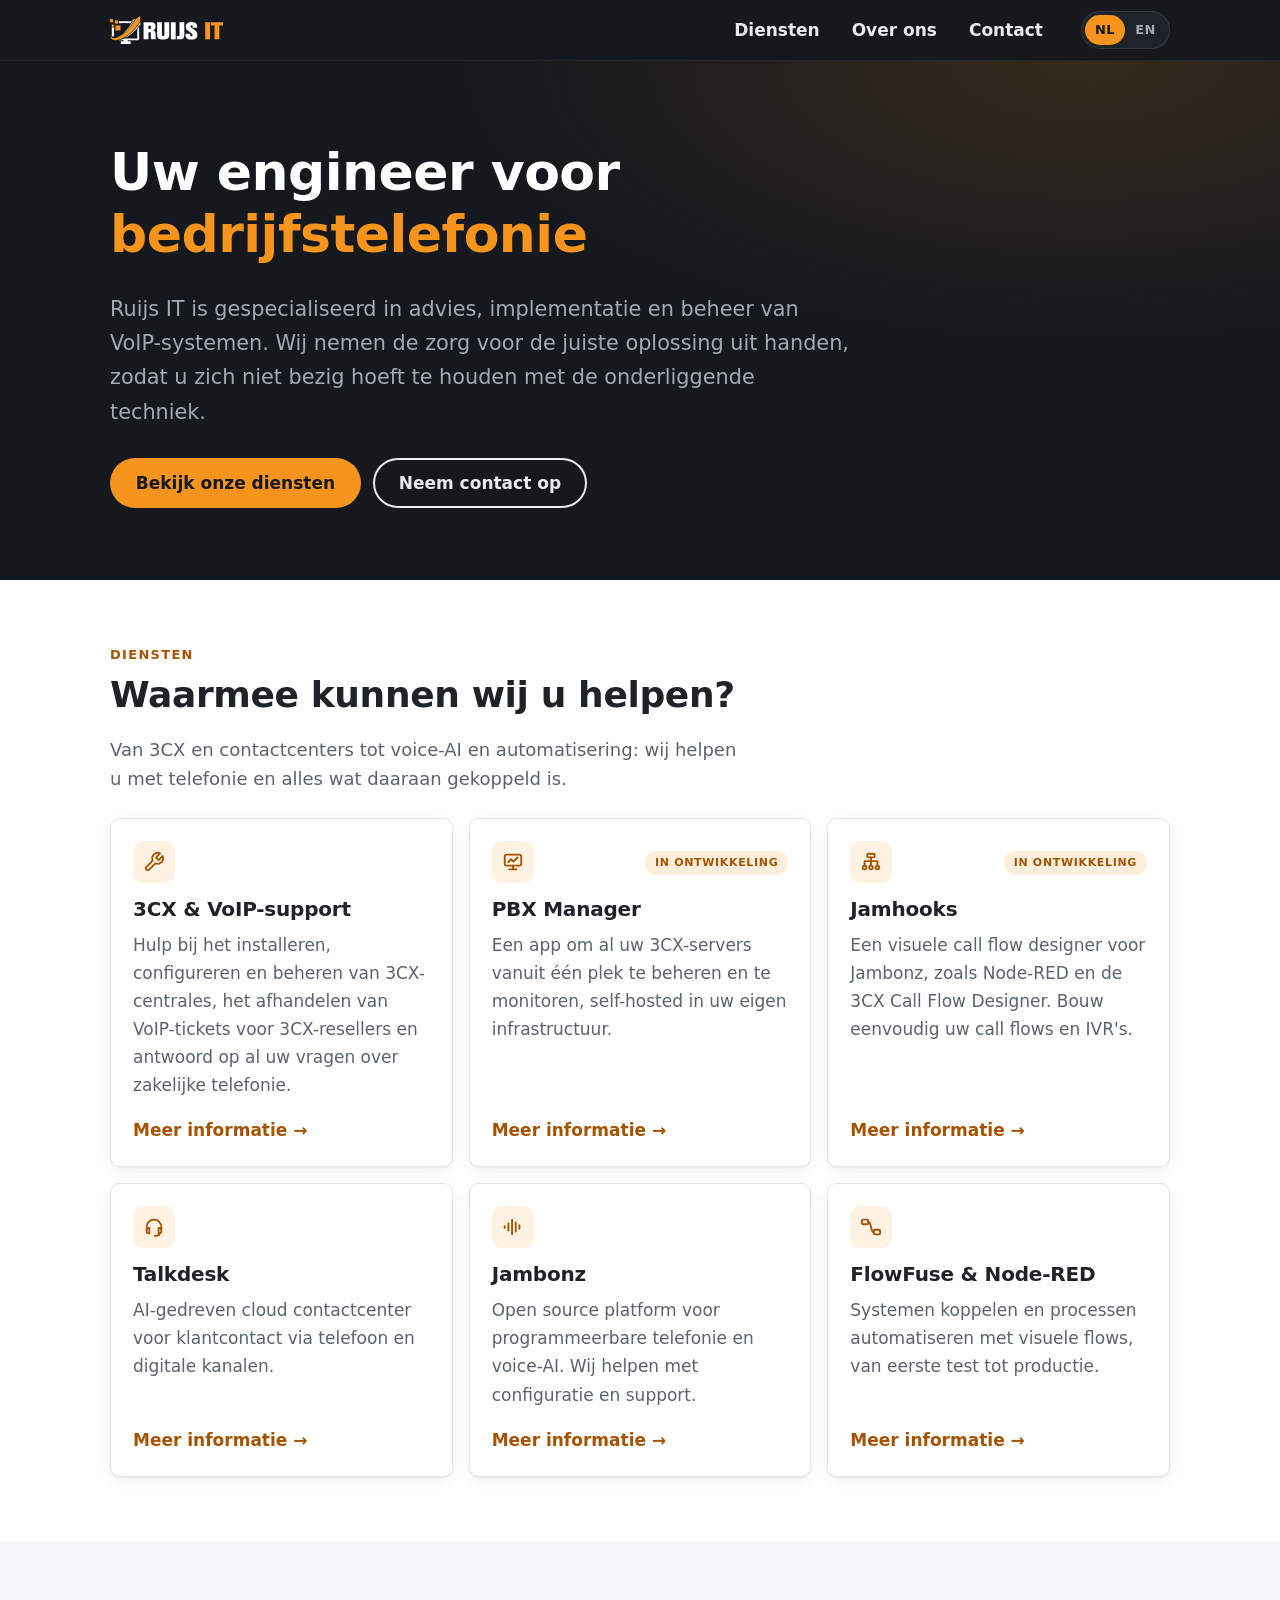
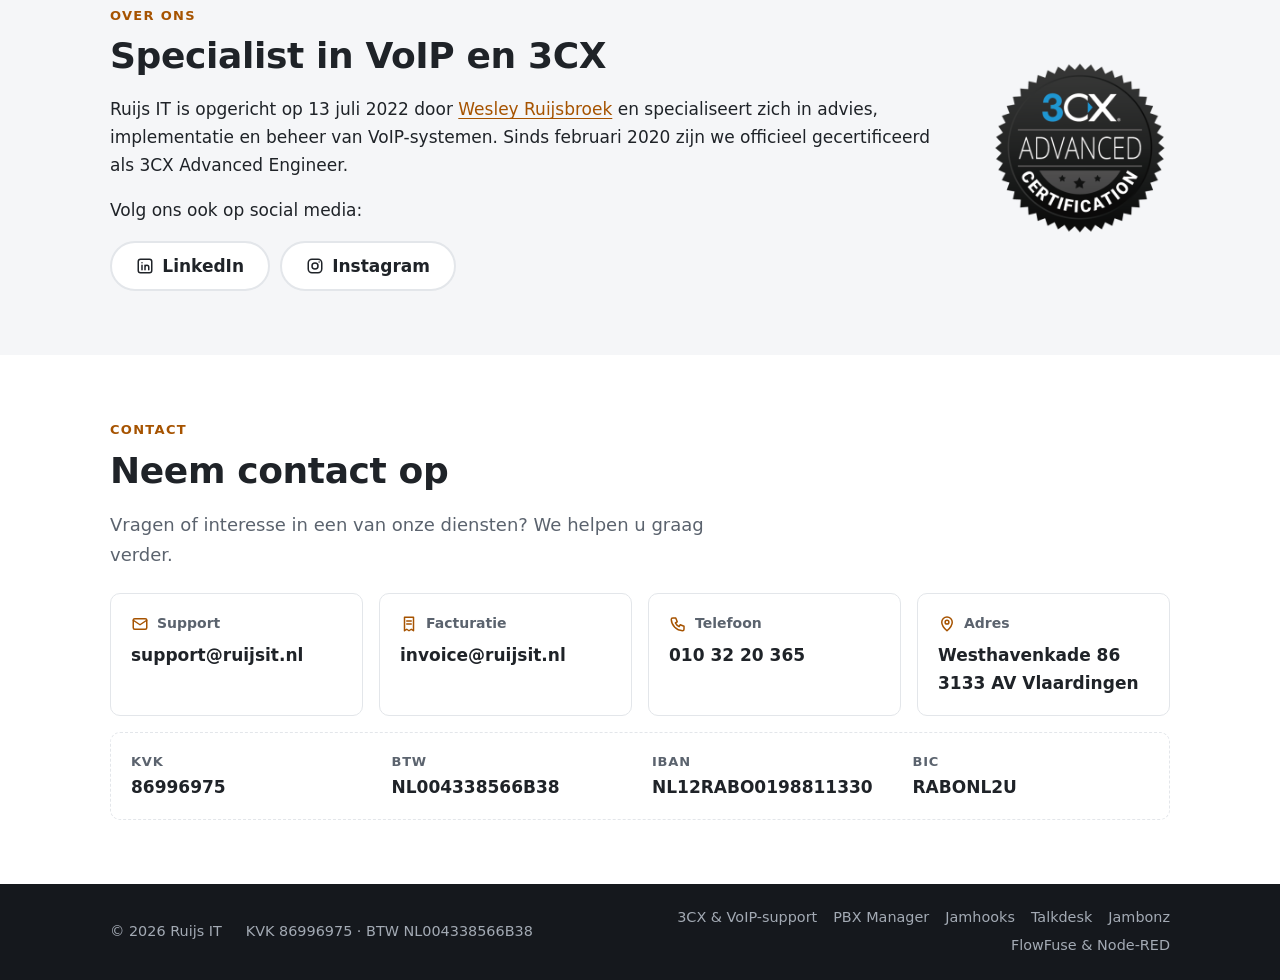
<file: index.html>
<!DOCTYPE html>
<html lang="nl">
<head>
  <meta charset="utf-8">
  <meta name="viewport" content="width=device-width, initial-scale=1">
  <title data-i18n="home.title">Ruijs IT - 3CX- en VoIP-specialist voor zakelijke telefonie</title>
  <meta name="description" content="Ruijs IT uit Vlaardingen helpt bedrijven en 3CX-resellers met VoIP en zakelijke telefonie: 3CX-support, PBX Manager, Talkdesk, Jambonz en Node-RED/FlowFuse." data-i18n-content="home.meta">
  <link rel="canonical" href="https://ruijsit.nl/">
  <meta name="theme-color" content="#15181d">

  <meta property="og:type" content="website">
  <meta property="og:site_name" content="Ruijs IT">
  <meta property="og:locale" content="nl_NL">
  <meta property="og:url" content="https://ruijsit.nl/">
  <meta property="og:title" content="Ruijs IT - 3CX- en VoIP-specialist voor zakelijke telefonie">
  <meta property="og:description" content="Ruijs IT uit Vlaardingen helpt bedrijven en 3CX-resellers met VoIP en zakelijke telefonie: 3CX-support, PBX Manager, Talkdesk, Jambonz en Node-RED/FlowFuse.">
  <meta property="og:image" content="https://ruijsit.nl/assets/img/og-image.jpg">
  <meta property="og:image:width" content="1200">
  <meta property="og:image:height" content="630">
  <meta property="og:image:alt" content="Ruijs IT - 3CX- en VoIP-specialist voor zakelijke telefonie">
  <meta name="twitter:card" content="summary_large_image">

  <link rel="icon" href="favicon.ico">
  <link rel="stylesheet" href="assets/css/style.css">
  <script src="assets/js/i18n.js" defer></script>
  <script src="assets/js/main.js" defer></script>
  <script type="application/ld+json">
  {
    "@context": "https://schema.org",
    "@graph": [
      {
        "@type": "ProfessionalService",
        "@id": "https://ruijsit.nl/#organization",
        "name": "Ruijs IT",
        "url": "https://ruijsit.nl/",
        "logo": "https://ruijsit.nl/assets/logo/icon-gray-v1-256-white.png",
        "image": "https://ruijsit.nl/assets/img/og-image.jpg",
        "description": "Ruijs IT uit Vlaardingen helpt bedrijven en 3CX-resellers met VoIP en zakelijke telefonie: 3CX-support, PBX Manager, Talkdesk, Jambonz en Node-RED/FlowFuse.",
        "email": "support@ruijsit.nl",
        "telephone": "+31103220365",
        "address": {
          "@type": "PostalAddress",
          "streetAddress": "Westhavenkade 86",
          "postalCode": "3133 AV",
          "addressLocality": "Vlaardingen",
          "addressCountry": "NL"
        },
        "areaServed": {
          "@type": "Country",
          "name": "Nederland"
        },
        "foundingDate": "2022-07-13",
        "founder": {
          "@type": "Person",
          "name": "Wesley Ruijsbroek",
          "sameAs": "https://www.linkedin.com/in/wesleyruijsbroek"
        },
        "vatID": "NL004338566B38",
        "identifier": {
          "@type": "PropertyValue",
          "propertyID": "KvK",
          "value": "86996975"
        },
        "sameAs": [
          "https://www.linkedin.com/company/ruijsit",
          "https://www.instagram.com/ruijsit"
        ],
        "knowsAbout": [
          "3CX",
          "VoIP",
          "SIP",
          "Talkdesk",
          "Jambonz",
          "Node-RED",
          "FlowFuse"
        ]
      },
      {
        "@type": "WebSite",
        "@id": "https://ruijsit.nl/#website",
        "url": "https://ruijsit.nl/",
        "name": "Ruijs IT",
        "inLanguage": "nl-NL",
        "publisher": {
          "@id": "https://ruijsit.nl/#organization"
        }
      }
    ]
  }
  </script>
</head>
<body id="top">
  <a class="skip-link" href="#main" data-i18n="skip">Naar de inhoud</a>

  <header class="site-header">
    <div class="container header-inner">
      <a class="brand" href="#top">
        <img src="assets/logo/logo-white-v1.svg" alt="Ruijs IT" width="113" height="28">
      </a>

      <nav class="site-nav" id="site-nav" aria-label="Hoofdmenu" data-i18n-aria-label="nav.label">
        <ul>
          <li><a href="#diensten" data-i18n="nav.services">Diensten</a></li>
          <li><a href="#over-ons" data-i18n="nav.about">Over ons</a></li>
          <li><a href="#contact" data-i18n="nav.contact">Contact</a></li>
        </ul>
      </nav>

      <div class="lang-switch" role="group" aria-label="Taal" data-i18n-aria-label="lang.label">
        <button type="button" data-lang="nl" aria-pressed="true" lang="nl" title="Nederlands">NL</button>
        <button type="button" data-lang="en" aria-pressed="false" lang="en" title="English">EN</button>
      </div>

      <button class="nav-toggle" type="button" aria-expanded="false" aria-controls="site-nav" aria-label="Menu">
        <svg class="icon-open" viewBox="0 0 24 24" fill="none" stroke="currentColor" stroke-width="2" stroke-linecap="round" aria-hidden="true"><path d="M4 7h16M4 12h16M4 17h16"/></svg>
        <svg class="icon-close" viewBox="0 0 24 24" fill="none" stroke="currentColor" stroke-width="2" stroke-linecap="round" aria-hidden="true"><path d="M6 6l12 12M18 6L6 18"/></svg>
      </button>
    </div>
  </header>

  <main id="main">

    <!-- Hero -->
    <section class="hero">
      <div class="container">
        <h1 data-i18n="hero.title">Uw engineer voor <span class="accent">bedrijfstelefonie</span></h1>
        <p class="lead" data-i18n="hero.lead">Ruijs IT is gespecialiseerd in advies, implementatie en beheer van VoIP-systemen. Wij nemen de zorg voor de juiste oplossing uit handen, zodat u zich niet bezig hoeft te houden met de onderliggende techniek.</p>
        <div class="btn-row">
          <a class="btn btn-primary" href="#diensten" data-i18n="hero.ctaServices">Bekijk onze diensten</a>
          <a class="btn btn-outline" href="#contact" data-i18n="hero.ctaContact">Neem contact op</a>
        </div>
      </div>
    </section>

    <!-- Services -->
    <section class="section" id="diensten" aria-labelledby="diensten-title">
      <div class="container">
        <div class="section-head">
          <span class="eyebrow" data-i18n="nav.services">Diensten</span>
          <h2 id="diensten-title" data-i18n="services.title">Waarmee kunnen wij u helpen?</h2>
          <p data-i18n="services.intro">Van 3CX en contactcenters tot voice-AI en automatisering: wij helpen u met telefonie en alles wat daaraan gekoppeld is.</p>
        </div>

        <div class="cards">
          <article class="card">
            <div class="card-icon">
              <svg viewBox="0 0 24 24" fill="none" stroke="currentColor" stroke-width="2" stroke-linecap="round" stroke-linejoin="round" aria-hidden="true"><path d="M14.7 6.3a1 1 0 0 0 0 1.4l1.6 1.6a1 1 0 0 0 1.4 0l3.8-3.8a6 6 0 0 1-7.9 7.9l-6.9 6.9a2.1 2.1 0 0 1-3-3l6.9-6.9a6 6 0 0 1 7.9-7.9z"/></svg>
            </div>
            <h3><a href="diensten/3cx-voip-support.html" data-i18n="support.title">3CX &amp; VoIP-support</a></h3>
            <p data-i18n="services.support">Hulp bij het installeren, configureren en beheren van 3CX-centrales, het afhandelen van VoIP-tickets voor 3CX-resellers en antwoord op al uw vragen over zakelijke telefonie.</p>
            <span class="card-more" aria-hidden="true"><span data-i18n="services.more">Meer informatie</span> →</span>
          </article>

          <article class="card">
            <div class="card-icon">
              <svg viewBox="0 0 24 24" fill="none" stroke="currentColor" stroke-width="2" stroke-linecap="round" stroke-linejoin="round" aria-hidden="true"><rect x="3" y="4" width="18" height="12" rx="2"/><path d="M8 20h8M12 16v4"/><path d="M7 12l3-3 2.5 2.5L17 7"/></svg>
            </div>
            <span class="tag" data-i18n="pbx.status">In ontwikkeling</span>
            <h3><a href="diensten/pbx-manager.html">PBX Manager</a></h3>
            <p data-i18n="services.pbx">Een app om al uw 3CX-servers vanuit één plek te beheren en te monitoren, self-hosted in uw eigen infrastructuur.</p>
            <span class="card-more" aria-hidden="true"><span data-i18n="services.more">Meer informatie</span> →</span>
          </article>

          <article class="card">
            <div class="card-icon">
              <svg viewBox="0 0 24 24" fill="none" stroke="currentColor" stroke-width="2" stroke-linecap="round" stroke-linejoin="round" aria-hidden="true"><rect x="8" y="3" width="8" height="4" rx="1"/><path d="M12 7v4M5 11h14M5 11v5M12 11v5M19 11v5"/><circle cx="5" cy="18" r="2"/><circle cx="12" cy="18" r="2"/><circle cx="19" cy="18" r="2"/></svg>
            </div>
            <span class="tag" data-i18n="jamhooks.status">In ontwikkeling</span>
            <h3><a href="diensten/jamhooks.html">Jamhooks</a></h3>
            <p data-i18n="services.jamhooks">Een visuele call flow designer voor Jambonz, zoals Node-RED en de 3CX Call Flow Designer. Bouw eenvoudig uw call flows en IVR's.</p>
            <span class="card-more" aria-hidden="true"><span data-i18n="services.more">Meer informatie</span> →</span>
          </article>

          <article class="card">
            <div class="card-icon">
              <svg viewBox="0 0 24 24" fill="none" stroke="currentColor" stroke-width="2" stroke-linecap="round" stroke-linejoin="round" aria-hidden="true"><path d="M4 15v-3a8 8 0 0 1 16 0v3"/><path d="M4 15a2 2 0 0 1 2-2h1v6H6a2 2 0 0 1-2-2z"/><path d="M20 15a2 2 0 0 0-2-2h-1v6h1a2 2 0 0 0 2-2z"/><path d="M18 19c0 1.5-1.5 2.5-4 2.5h-1"/></svg>
            </div>
            <h3><a href="diensten/talkdesk.html">Talkdesk</a></h3>
            <p data-i18n="services.talkdesk">AI-gedreven cloud contactcenter voor klantcontact via telefoon en digitale kanalen.</p>
            <span class="card-more" aria-hidden="true"><span data-i18n="services.more">Meer informatie</span> →</span>
          </article>

          <article class="card">
            <div class="card-icon">
              <svg viewBox="0 0 24 24" fill="none" stroke="currentColor" stroke-width="2" stroke-linecap="round" stroke-linejoin="round" aria-hidden="true"><path d="M3 11v2M7 8v8M11 4v16M15 7v10M19 10v4"/></svg>
            </div>
            <h3><a href="diensten/jambonz.html">Jambonz</a></h3>
            <p data-i18n="services.jambonz">Open source platform voor programmeerbare telefonie en voice-AI. Wij helpen met configuratie en support.</p>
            <span class="card-more" aria-hidden="true"><span data-i18n="services.more">Meer informatie</span> →</span>
          </article>

          <article class="card">
            <div class="card-icon">
              <svg viewBox="0 0 24 24" fill="none" stroke="currentColor" stroke-width="2" stroke-linecap="round" stroke-linejoin="round" aria-hidden="true"><rect x="2" y="4" width="7" height="5" rx="1.5"/><rect x="15" y="15" width="7" height="5" rx="1.5"/><path d="M9 6.5c4 0 2 11 6 11"/></svg>
            </div>
            <h3><a href="diensten/flowfuse-node-red.html">FlowFuse &amp; Node-RED</a></h3>
            <p data-i18n="services.flowfuse">Systemen koppelen en processen automatiseren met visuele flows, van eerste test tot productie.</p>
            <span class="card-more" aria-hidden="true"><span data-i18n="services.more">Meer informatie</span> →</span>
          </article>
        </div>
      </div>
    </section>

    <!-- About -->
    <section class="section section-alt" id="over-ons" aria-labelledby="over-ons-title">
      <div class="container split">
        <div>
          <span class="eyebrow" data-i18n="nav.about">Over ons</span>
          <h2 id="over-ons-title" data-i18n="about.title">Specialist in VoIP en 3CX</h2>
          <p data-i18n="about.text">Ruijs IT is opgericht op 13 juli 2022 door <a href="https://www.linkedin.com/in/wesleyruijsbroek" target="_blank" rel="noopener">Wesley Ruijsbroek</a> en specialiseert zich in advies, implementatie en beheer van VoIP-systemen. Sinds februari 2020 zijn we officieel gecertificeerd als 3CX Advanced Engineer.</p>
          <p data-i18n="about.follow">Volg ons ook op social media:</p>
          <div class="socials">
            <a class="btn btn-outline-dark" href="https://www.linkedin.com/company/ruijsit" target="_blank" rel="noopener">
              <svg viewBox="0 0 24 24" fill="none" stroke="currentColor" stroke-width="2" stroke-linecap="round" stroke-linejoin="round" aria-hidden="true"><rect x="3" y="3" width="18" height="18" rx="3"/><path d="M8 11v6M8 7.5v.01M12 17v-6M12 13.5a2.5 2.5 0 0 1 5 0V17"/></svg>
              LinkedIn
            </a>
            <a class="btn btn-outline-dark" href="https://www.instagram.com/ruijsit" target="_blank" rel="noopener">
              <svg viewBox="0 0 24 24" fill="none" stroke="currentColor" stroke-width="2" stroke-linecap="round" stroke-linejoin="round" aria-hidden="true"><rect x="3" y="3" width="18" height="18" rx="5"/><circle cx="12" cy="12" r="4"/><path d="M17.5 6.5v.01"/></svg>
              Instagram
            </a>
          </div>
        </div>
        <div class="split-media">
          <img src="assets/img/advanced-certification.png" width="200" height="196" loading="lazy"
               alt="Certificeringsbadge 3CX Advanced Engineer" data-i18n-alt="about.badgeAlt">
        </div>
      </div>
    </section>

    <!-- Contact -->
    <section class="section" id="contact" aria-labelledby="contact-title">
      <div class="container">
        <div class="section-head">
          <span class="eyebrow">Contact</span>
          <h2 id="contact-title" data-i18n="contact.title">Neem contact op</h2>
          <p data-i18n="contact.intro">Vragen of interesse in een van onze diensten? We helpen u graag verder.</p>
        </div>

        <div class="contact-grid">
          <div class="contact-item">
            <div class="label">
              <svg viewBox="0 0 24 24" fill="none" stroke="currentColor" stroke-width="2" stroke-linecap="round" stroke-linejoin="round" aria-hidden="true"><rect x="3" y="5" width="18" height="14" rx="2"/><path d="M3 7l9 6 9-6"/></svg>
              Support
            </div>
            <a href="mailto:support@ruijsit.nl">support@ruijsit.nl</a>
          </div>
          <div class="contact-item">
            <div class="label">
              <svg viewBox="0 0 24 24" fill="none" stroke="currentColor" stroke-width="2" stroke-linecap="round" stroke-linejoin="round" aria-hidden="true"><path d="M6 3h12v18l-3-2-3 2-3-2-3 2z"/><path d="M9 8h6M9 12h6"/></svg>
              <span data-i18n="contact.billing">Facturatie</span>
            </div>
            <a href="mailto:invoice@ruijsit.nl">invoice@ruijsit.nl</a>
          </div>
          <div class="contact-item">
            <div class="label">
              <svg viewBox="0 0 24 24" fill="none" stroke="currentColor" stroke-width="2" stroke-linecap="round" stroke-linejoin="round" aria-hidden="true"><path d="M5 4h4l2 5-2.5 1.5a11 11 0 0 0 5 5L15 13l5 2v4a2 2 0 0 1-2 2A16 16 0 0 1 3 6a2 2 0 0 1 2-2"/></svg>
              <span data-i18n="contact.phone">Telefoon</span>
            </div>
            <a href="tel:+31103220365" data-i18n="contact.phoneNumber">010 32 20 365</a>
          </div>
          <div class="contact-item">
            <div class="label">
              <svg viewBox="0 0 24 24" fill="none" stroke="currentColor" stroke-width="2" stroke-linecap="round" stroke-linejoin="round" aria-hidden="true"><path d="M12 21s-7-6.2-7-11.5a7 7 0 0 1 14 0C19 14.8 12 21 12 21z"/><circle cx="12" cy="9.5" r="2.5"/></svg>
              <span data-i18n="contact.address">Adres</span>
            </div>
            <a href="https://www.google.nl/maps/place/Westhavenkade+86,+3133+AV+Vlaardingen" target="_blank" rel="noopener">Westhavenkade 86<br>3133 AV Vlaardingen</a>
          </div>
        </div>

        <dl class="company-details">
          <div><dt data-i18n="company.kvk">KVK</dt><dd>86996975</dd></div>
          <div><dt data-i18n="company.vat">BTW</dt><dd>NL004338566B38</dd></div>
          <div><dt>IBAN</dt><dd>NL12RABO0198811330</dd></div>
          <div><dt>BIC</dt><dd>RABONL2U</dd></div>
        </dl>
      </div>
    </section>

  </main>

  <footer class="site-footer">
    <div class="container footer-inner">
      <p>© <span data-year>2026</span> Ruijs IT</p>
      <nav class="footer-links" aria-label="Diensten" data-i18n-aria-label="nav.services">
        <a href="diensten/3cx-voip-support.html" data-i18n="support.title">3CX &amp; VoIP-support</a>
        <a href="diensten/pbx-manager.html">PBX Manager</a>
        <a href="diensten/jamhooks.html">Jamhooks</a>
        <a href="diensten/talkdesk.html">Talkdesk</a>
        <a href="diensten/jambonz.html">Jambonz</a>
        <a href="diensten/flowfuse-node-red.html">FlowFuse &amp; Node-RED</a>
      </nav>
      <p class="footer-reg" data-i18n="footer.reg">KVK 86996975 · BTW NL004338566B38</p>
    </div>
  </footer>
</body>
</html>
</file>
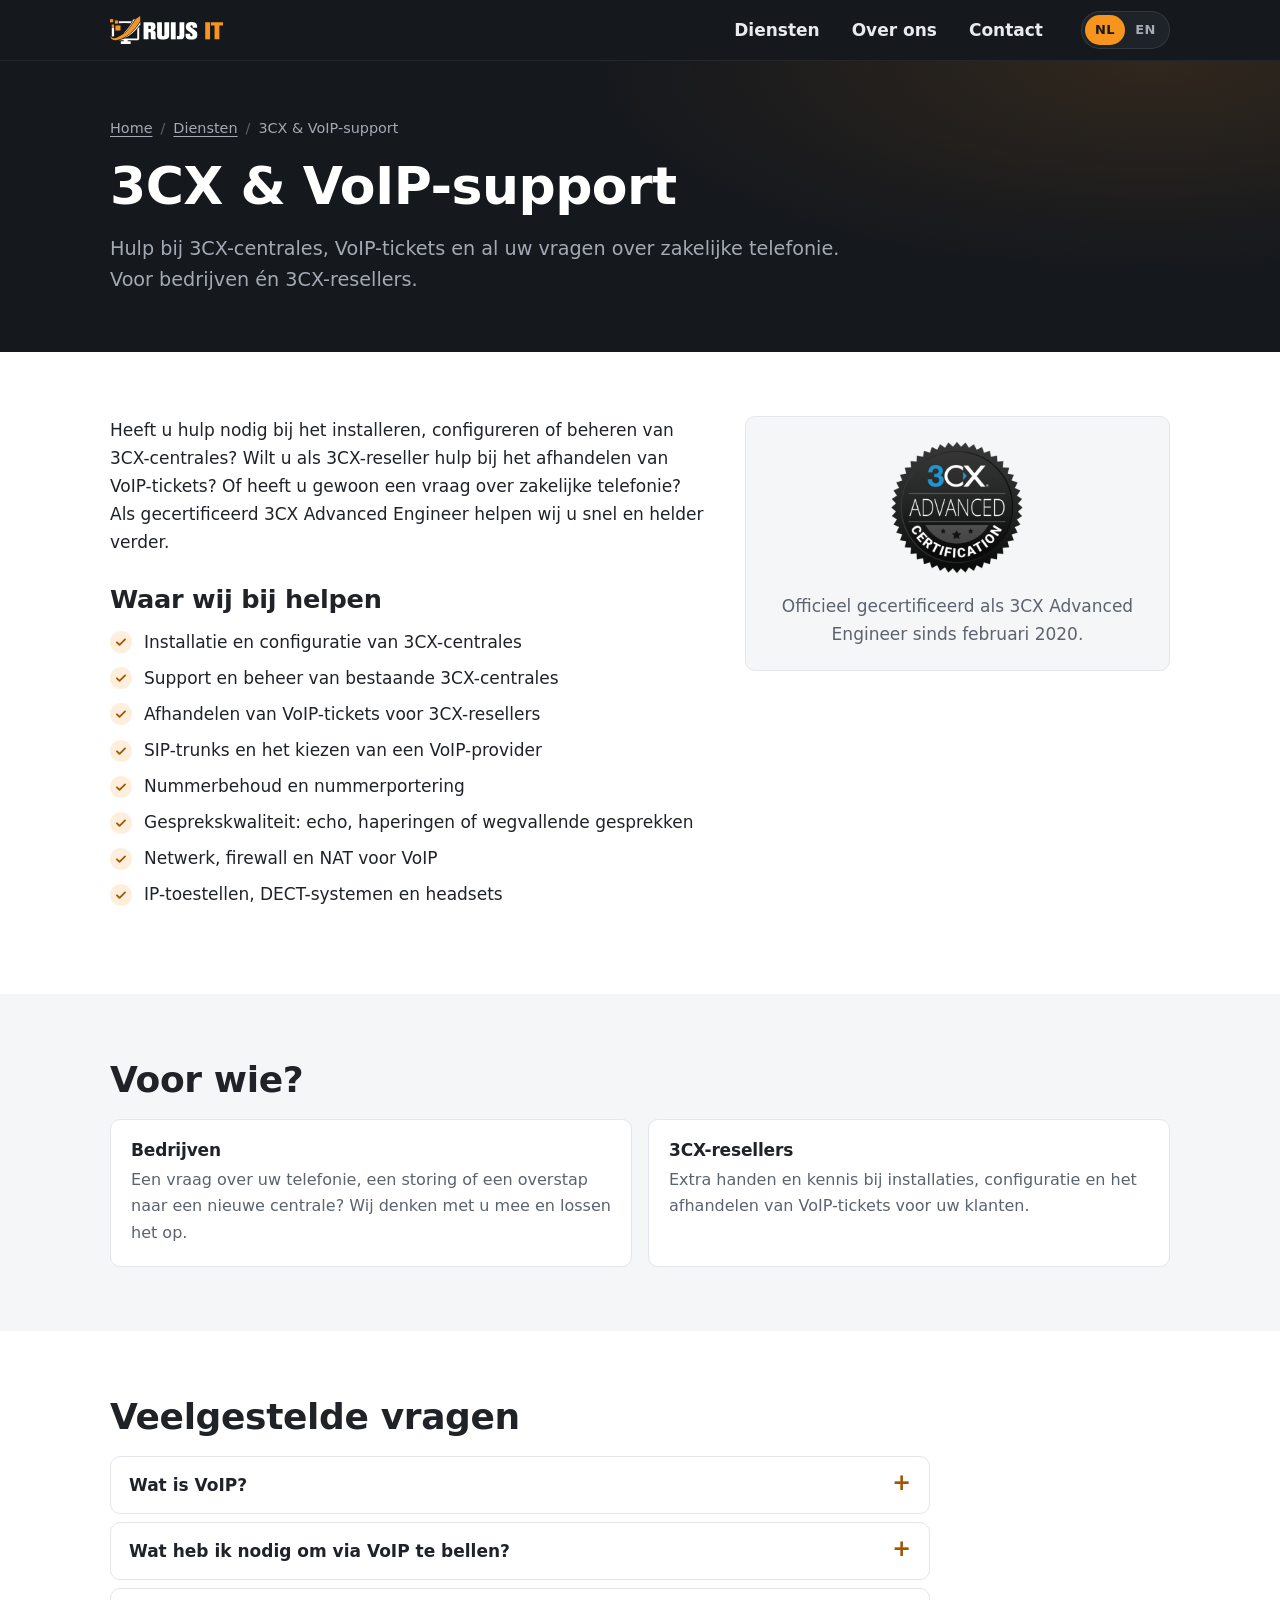
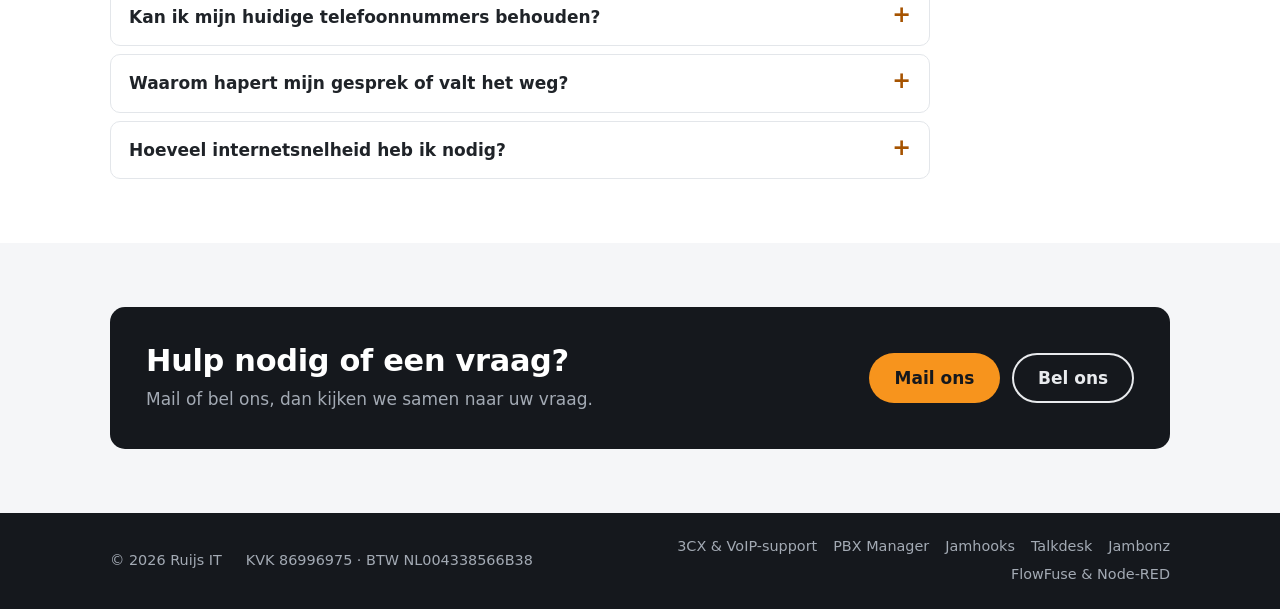
<file: diensten/3cx-voip-support.html>
<!DOCTYPE html>
<html lang="nl">
<head>
  <meta charset="utf-8">
  <meta name="viewport" content="width=device-width, initial-scale=1">
  <title data-i18n="support.pageTitle">3CX &amp; VoIP-support voor bedrijven en resellers - Ruijs IT</title>
  <meta name="description" content="Hulp bij installatie, configuratie en support van 3CX-centrales, VoIP-tickets voor resellers, SIP-trunks, nummerportering en gesprekskwaliteit." data-i18n-content="support.meta">
  <link rel="canonical" href="https://ruijsit.nl/diensten/3cx-voip-support.html">
  <meta name="theme-color" content="#15181d">

  <meta property="og:type" content="website">
  <meta property="og:site_name" content="Ruijs IT">
  <meta property="og:locale" content="nl_NL">
  <meta property="og:url" content="https://ruijsit.nl/diensten/3cx-voip-support.html">
  <meta property="og:title" content="3CX &amp; VoIP-support voor bedrijven en resellers - Ruijs IT">
  <meta property="og:description" content="Hulp bij installatie, configuratie en support van 3CX-centrales, VoIP-tickets voor resellers, SIP-trunks, nummerportering en gesprekskwaliteit.">
  <meta property="og:image" content="https://ruijsit.nl/assets/img/og-image.jpg">
  <meta property="og:image:width" content="1200">
  <meta property="og:image:height" content="630">
  <meta property="og:image:alt" content="Ruijs IT - 3CX- en VoIP-specialist voor zakelijke telefonie">
  <meta name="twitter:card" content="summary_large_image">

  <link rel="icon" href="../favicon.ico">
  <link rel="stylesheet" href="../assets/css/style.css">
  <script src="../assets/js/i18n.js" defer></script>
  <script src="../assets/js/main.js" defer></script>
  <script type="application/ld+json">
  {
    "@context": "https://schema.org",
    "@graph": [
      {
        "@type": "Service",
        "name": "3CX & VoIP-support voor bedrijven en resellers",
        "description": "Hulp bij installatie, configuratie en support van 3CX-centrales, VoIP-tickets voor resellers, SIP-trunks, nummerportering en gesprekskwaliteit.",
        "url": "https://ruijsit.nl/diensten/3cx-voip-support.html",
        "provider": {
          "@type": "ProfessionalService",
          "@id": "https://ruijsit.nl/#organization",
          "name": "Ruijs IT",
          "url": "https://ruijsit.nl/"
        },
        "areaServed": {
          "@type": "Country",
          "name": "Nederland"
        }
      },
      {
        "@type": "BreadcrumbList",
        "itemListElement": [
          {
            "@type": "ListItem",
            "position": 1,
            "name": "Home",
            "item": "https://ruijsit.nl/"
          },
          {
            "@type": "ListItem",
            "position": 2,
            "name": "Diensten",
            "item": "https://ruijsit.nl/#diensten"
          },
          {
            "@type": "ListItem",
            "position": 3,
            "name": "3CX & VoIP-support",
            "item": "https://ruijsit.nl/diensten/3cx-voip-support.html"
          }
        ]
      },
      {
        "@type": "FAQPage",
        "mainEntity": [
          {
            "@type": "Question",
            "name": "Wat is VoIP?",
            "acceptedAnswer": {
              "@type": "Answer",
              "text": "VoIP (Voice over Internet Protocol) is bellen via een internetverbinding in plaats van via de traditionele telefoonlijn. Naast spraak kunt u ook video, chat en andere data versturen naar smartphones, laptops en IP-toestellen, meestal tegen lagere kosten."
            }
          },
          {
            "@type": "Question",
            "name": "Wat heb ik nodig om via VoIP te bellen?",
            "acceptedAnswer": {
              "@type": "Answer",
              "text": "Een stabiele internetverbinding, een telefooncentrale (zoals 3CX, in de cloud of op locatie), een SIP-trunk of VoIP-provider voor uw nummers, en toestellen: een IP-telefoon, een app op uw smartphone of een softphone op uw computer."
            }
          },
          {
            "@type": "Question",
            "name": "Kan ik mijn huidige telefoonnummers behouden?",
            "acceptedAnswer": {
              "@type": "Answer",
              "text": "In de meeste gevallen wel. Via nummerportering zet u uw nummers over naar een nieuwe provider. Met een goede planning blijft u tijdens de overstap gewoon bereikbaar."
            }
          },
          {
            "@type": "Question",
            "name": "Waarom hapert mijn gesprek of valt het weg?",
            "acceptedAnswer": {
              "@type": "Answer",
              "text": "Meestal ligt de oorzaak in het netwerk: te weinig bandbreedte, een instabiele wifi-verbinding, jitter of pakketverlies, of een router met SIP ALG die het VoIP-verkeer verstoort. Door het netwerk door te meten vinden we de oorzaak."
            }
          },
          {
            "@type": "Question",
            "name": "Hoeveel internetsnelheid heb ik nodig?",
            "acceptedAnswer": {
              "@type": "Answer",
              "text": "Reken bij de veelgebruikte codec G.711 op ongeveer 100 kbit/s per gelijktijdig gesprek, zowel voor upload als download. Een stabiele verbinding met weinig vertraging is minstens zo belangrijk als de snelheid."
            }
          }
        ]
      }
    ]
  }
  </script>
</head>
<body>
  <a class="skip-link" href="#main" data-i18n="skip">Naar de inhoud</a>

  <header class="site-header">
    <div class="container header-inner">
      <a class="brand" href="../">
        <img src="../assets/logo/logo-white-v1.svg" alt="Ruijs IT" width="113" height="28">
      </a>

      <nav class="site-nav" id="site-nav" aria-label="Hoofdmenu" data-i18n-aria-label="nav.label">
        <ul>
          <li><a href="../#diensten" data-i18n="nav.services">Diensten</a></li>
          <li><a href="../#over-ons" data-i18n="nav.about">Over ons</a></li>
          <li><a href="../#contact" data-i18n="nav.contact">Contact</a></li>
        </ul>
      </nav>

      <div class="lang-switch" role="group" aria-label="Taal" data-i18n-aria-label="lang.label">
        <button type="button" data-lang="nl" aria-pressed="true" lang="nl" title="Nederlands">NL</button>
        <button type="button" data-lang="en" aria-pressed="false" lang="en" title="English">EN</button>
      </div>

      <button class="nav-toggle" type="button" aria-expanded="false" aria-controls="site-nav" aria-label="Menu">
        <svg class="icon-open" viewBox="0 0 24 24" fill="none" stroke="currentColor" stroke-width="2" stroke-linecap="round" aria-hidden="true"><path d="M4 7h16M4 12h16M4 17h16"/></svg>
        <svg class="icon-close" viewBox="0 0 24 24" fill="none" stroke="currentColor" stroke-width="2" stroke-linecap="round" aria-hidden="true"><path d="M6 6l12 12M18 6L6 18"/></svg>
      </button>
    </div>
  </header>

  <main id="main">
    <section class="page-hero">
      <div class="container">
        <ol class="breadcrumb">
          <li><a href="../">Home</a></li>
          <li><a href="../#diensten" data-i18n="nav.services">Diensten</a></li>
          <li aria-current="page" data-i18n="support.title">3CX &amp; VoIP-support</li>
        </ol>
        <h1 data-i18n="support.title">3CX &amp; VoIP-support</h1>
        <p class="lead" data-i18n="support.lead">Hulp bij 3CX-centrales, VoIP-tickets en al uw vragen over zakelijke telefonie. Voor bedrijven én 3CX-resellers.</p>
      </div>
    </section>

    <section class="section">
      <div class="container detail">
        <div>
          <p data-i18n="support.p1">Heeft u hulp nodig bij het installeren, configureren of beheren van 3CX-centrales? Wilt u als 3CX-reseller hulp bij het afhandelen van VoIP-tickets? Of heeft u gewoon een vraag over zakelijke telefonie? Als gecertificeerd 3CX Advanced Engineer helpen wij u snel en helder verder.</p>

          <h2 data-i18n="support.topicsTitle">Waar wij bij helpen</h2>
          <ul class="checklist">
            <li data-i18n="support.topic1">Installatie en configuratie van 3CX-centrales</li>
            <li data-i18n="support.topic2">Support en beheer van bestaande 3CX-centrales</li>
            <li data-i18n="support.topic3">Afhandelen van VoIP-tickets voor 3CX-resellers</li>
            <li data-i18n="support.topic4">SIP-trunks en het kiezen van een VoIP-provider</li>
            <li data-i18n="support.topic5">Nummerbehoud en nummerportering</li>
            <li data-i18n="support.topic6">Gesprekskwaliteit: echo, haperingen of wegvallende gesprekken</li>
            <li data-i18n="support.topic7">Netwerk, firewall en NAT voor VoIP</li>
            <li data-i18n="support.topic8">IP-toestellen, DECT-systemen en headsets</li>
          </ul>
        </div>

        <aside class="facts">
          <img src="../assets/img/advanced-certification.png" width="200" height="196" loading="lazy"
               alt="Certificeringsbadge 3CX Advanced Engineer" data-i18n-alt="about.badgeAlt">
          <p data-i18n="support.cert">Officieel gecertificeerd als 3CX Advanced Engineer sinds februari 2020.</p>
        </aside>
      </div>
    </section>

    <section class="section section-alt">
      <div class="container">
        <h2 data-i18n="support.forTitle">Voor wie?</h2>
        <div class="features">
          <div class="feature">
            <h3 data-i18n="support.for1Title">Bedrijven</h3>
            <p data-i18n="support.for1Text">Een vraag over uw telefonie, een storing of een overstap naar een nieuwe centrale? Wij denken met u mee en lossen het op.</p>
          </div>
          <div class="feature">
            <h3 data-i18n="support.for2Title">3CX-resellers</h3>
            <p data-i18n="support.for2Text">Extra handen en kennis bij installaties, configuratie en het afhandelen van VoIP-tickets voor uw klanten.</p>
          </div>
        </div>
      </div>
    </section>

    <section class="section">
      <div class="container">
        <h2 data-i18n="support.faqTitle">Veelgestelde vragen</h2>
        <div class="faq">
          <details>
            <summary data-i18n="support.q1">Wat is VoIP?</summary>
            <p data-i18n="support.a1">VoIP (Voice over Internet Protocol) is bellen via een internetverbinding in plaats van via de traditionele telefoonlijn. Naast spraak kunt u ook video, chat en andere data versturen naar smartphones, laptops en IP-toestellen, meestal tegen lagere kosten.</p>
          </details>
          <details>
            <summary data-i18n="support.q2">Wat heb ik nodig om via VoIP te bellen?</summary>
            <p data-i18n="support.a2">Een stabiele internetverbinding, een telefooncentrale (zoals 3CX, in de cloud of op locatie), een SIP-trunk of VoIP-provider voor uw nummers, en toestellen: een IP-telefoon, een app op uw smartphone of een softphone op uw computer.</p>
          </details>
          <details>
            <summary data-i18n="support.q3">Kan ik mijn huidige telefoonnummers behouden?</summary>
            <p data-i18n="support.a3">In de meeste gevallen wel. Via nummerportering zet u uw nummers over naar een nieuwe provider. Met een goede planning blijft u tijdens de overstap gewoon bereikbaar.</p>
          </details>
          <details>
            <summary data-i18n="support.q4">Waarom hapert mijn gesprek of valt het weg?</summary>
            <p data-i18n="support.a4">Meestal ligt de oorzaak in het netwerk: te weinig bandbreedte, een instabiele wifi-verbinding, jitter of pakketverlies, of een router met SIP ALG die het VoIP-verkeer verstoort. Door het netwerk door te meten vinden we de oorzaak.</p>
          </details>
          <details>
            <summary data-i18n="support.q5">Hoeveel internetsnelheid heb ik nodig?</summary>
            <p data-i18n="support.a5">Reken bij de veelgebruikte codec G.711 op ongeveer 100 kbit/s per gelijktijdig gesprek, zowel voor upload als download. Een stabiele verbinding met weinig vertraging is minstens zo belangrijk als de snelheid.</p>
          </details>
        </div>
      </div>
    </section>

    <section class="section section-alt">
      <div class="container">
        <div class="cta">
          <div>
            <h2 data-i18n="support.ctaTitle">Hulp nodig of een vraag?</h2>
            <p data-i18n="support.ctaText">Mail of bel ons, dan kijken we samen naar uw vraag.</p>
          </div>
          <div class="btn-row">
            <a class="btn btn-primary" href="mailto:support@ruijsit.nl?subject=Vraag%20over%203CX%20%2F%20VoIP" data-i18n-href="support.ctaMailHref" data-i18n="cta.mail">Mail ons</a>
            <a class="btn btn-outline" href="tel:+31103220365" data-i18n="cta.call">Bel ons</a>
          </div>
        </div>
      </div>
    </section>
  </main>

  <footer class="site-footer">
    <div class="container footer-inner">
      <p>© <span data-year>2026</span> Ruijs IT</p>
      <nav class="footer-links" aria-label="Diensten" data-i18n-aria-label="nav.services">
        <a href="3cx-voip-support.html" data-i18n="support.title">3CX &amp; VoIP-support</a>
        <a href="pbx-manager.html">PBX Manager</a>
        <a href="jamhooks.html">Jamhooks</a>
        <a href="talkdesk.html">Talkdesk</a>
        <a href="jambonz.html">Jambonz</a>
        <a href="flowfuse-node-red.html">FlowFuse &amp; Node-RED</a>
      </nav>
      <p class="footer-reg" data-i18n="footer.reg">KVK 86996975 · BTW NL004338566B38</p>
    </div>
  </footer>
</body>
</html>
</file>
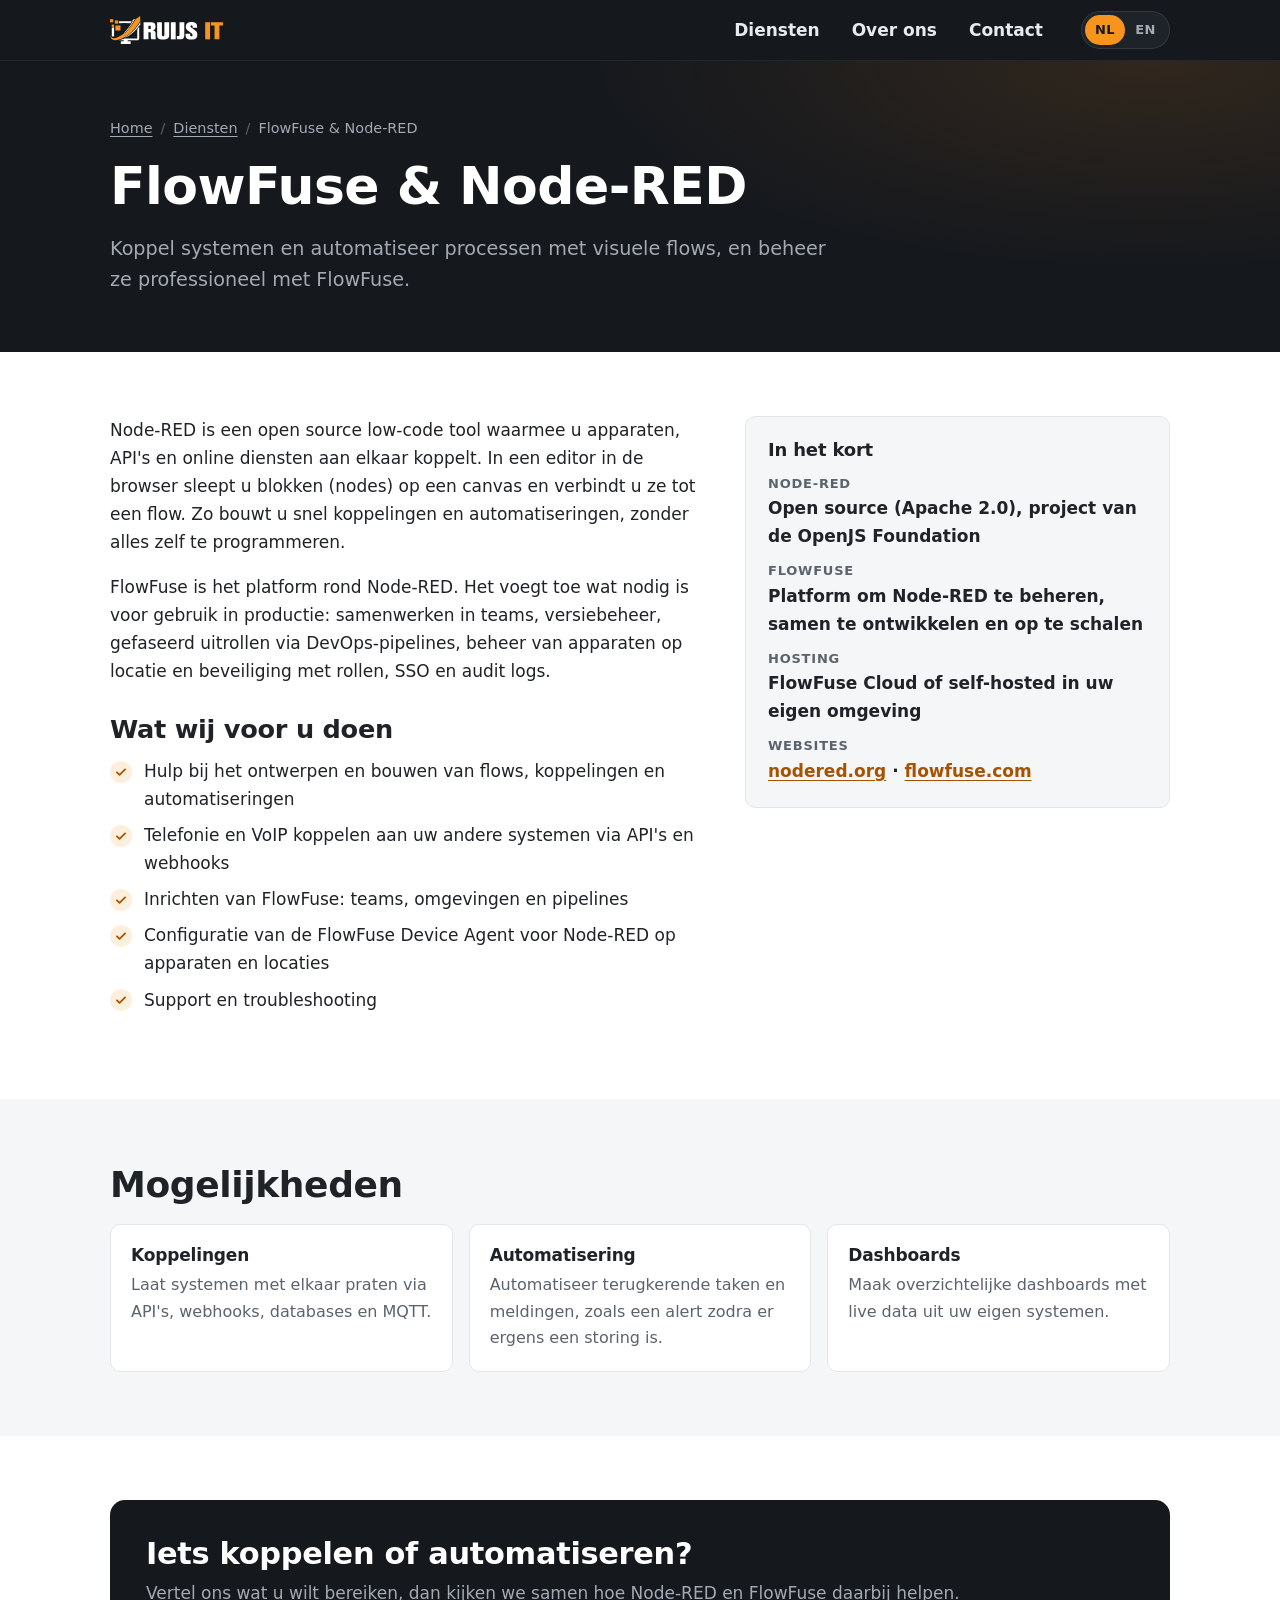
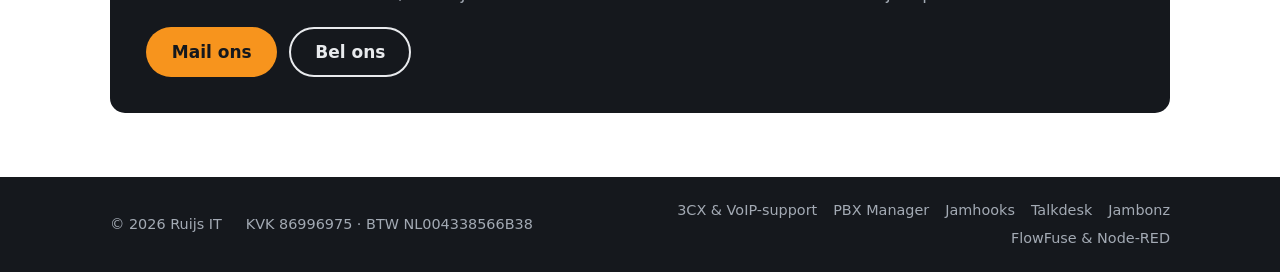
<file: diensten/flowfuse-node-red.html>
<!DOCTYPE html>
<html lang="nl">
<head>
  <meta charset="utf-8">
  <meta name="viewport" content="width=device-width, initial-scale=1">
  <title data-i18n="flowfuse.pageTitle">FlowFuse &amp; Node-RED configuratie en support - Ruijs IT</title>
  <meta name="description" content="Koppelingen en automatiseringen met Node-RED, beheerd met FlowFuse: flows, teams, pipelines en de Device Agent. Advies, configuratie en support door Ruijs IT." data-i18n-content="flowfuse.meta">
  <link rel="canonical" href="https://ruijsit.nl/diensten/flowfuse-node-red.html">
  <meta name="theme-color" content="#15181d">

  <meta property="og:type" content="website">
  <meta property="og:site_name" content="Ruijs IT">
  <meta property="og:locale" content="nl_NL">
  <meta property="og:url" content="https://ruijsit.nl/diensten/flowfuse-node-red.html">
  <meta property="og:title" content="FlowFuse &amp; Node-RED configuratie en support - Ruijs IT">
  <meta property="og:description" content="Koppelingen en automatiseringen met Node-RED, beheerd met FlowFuse: flows, teams, pipelines en de Device Agent. Advies, configuratie en support door Ruijs IT.">
  <meta property="og:image" content="https://ruijsit.nl/assets/img/og-image.jpg">
  <meta property="og:image:width" content="1200">
  <meta property="og:image:height" content="630">
  <meta property="og:image:alt" content="Ruijs IT - 3CX- en VoIP-specialist voor zakelijke telefonie">
  <meta name="twitter:card" content="summary_large_image">

  <link rel="icon" href="../favicon.ico">
  <link rel="stylesheet" href="../assets/css/style.css">
  <script src="../assets/js/i18n.js" defer></script>
  <script src="../assets/js/main.js" defer></script>
  <script type="application/ld+json">
  {
    "@context": "https://schema.org",
    "@graph": [
      {
        "@type": "Service",
        "name": "FlowFuse & Node-RED configuratie en support",
        "description": "Koppelingen en automatiseringen met Node-RED, beheerd met FlowFuse: flows, teams, pipelines en de Device Agent. Advies, configuratie en support door Ruijs IT.",
        "url": "https://ruijsit.nl/diensten/flowfuse-node-red.html",
        "provider": {
          "@type": "ProfessionalService",
          "@id": "https://ruijsit.nl/#organization",
          "name": "Ruijs IT",
          "url": "https://ruijsit.nl/"
        },
        "areaServed": {
          "@type": "Country",
          "name": "Nederland"
        }
      },
      {
        "@type": "BreadcrumbList",
        "itemListElement": [
          {
            "@type": "ListItem",
            "position": 1,
            "name": "Home",
            "item": "https://ruijsit.nl/"
          },
          {
            "@type": "ListItem",
            "position": 2,
            "name": "Diensten",
            "item": "https://ruijsit.nl/#diensten"
          },
          {
            "@type": "ListItem",
            "position": 3,
            "name": "FlowFuse & Node-RED",
            "item": "https://ruijsit.nl/diensten/flowfuse-node-red.html"
          }
        ]
      }
    ]
  }
  </script>
</head>
<body>
  <a class="skip-link" href="#main" data-i18n="skip">Naar de inhoud</a>

  <header class="site-header">
    <div class="container header-inner">
      <a class="brand" href="../">
        <img src="../assets/logo/logo-white-v1.svg" alt="Ruijs IT" width="113" height="28">
      </a>

      <nav class="site-nav" id="site-nav" aria-label="Hoofdmenu" data-i18n-aria-label="nav.label">
        <ul>
          <li><a href="../#diensten" data-i18n="nav.services">Diensten</a></li>
          <li><a href="../#over-ons" data-i18n="nav.about">Over ons</a></li>
          <li><a href="../#contact" data-i18n="nav.contact">Contact</a></li>
        </ul>
      </nav>

      <div class="lang-switch" role="group" aria-label="Taal" data-i18n-aria-label="lang.label">
        <button type="button" data-lang="nl" aria-pressed="true" lang="nl" title="Nederlands">NL</button>
        <button type="button" data-lang="en" aria-pressed="false" lang="en" title="English">EN</button>
      </div>

      <button class="nav-toggle" type="button" aria-expanded="false" aria-controls="site-nav" aria-label="Menu">
        <svg class="icon-open" viewBox="0 0 24 24" fill="none" stroke="currentColor" stroke-width="2" stroke-linecap="round" aria-hidden="true"><path d="M4 7h16M4 12h16M4 17h16"/></svg>
        <svg class="icon-close" viewBox="0 0 24 24" fill="none" stroke="currentColor" stroke-width="2" stroke-linecap="round" aria-hidden="true"><path d="M6 6l12 12M18 6L6 18"/></svg>
      </button>
    </div>
  </header>

  <main id="main">
    <section class="page-hero">
      <div class="container">
        <ol class="breadcrumb">
          <li><a href="../">Home</a></li>
          <li><a href="../#diensten" data-i18n="nav.services">Diensten</a></li>
          <li aria-current="page">FlowFuse &amp; Node-RED</li>
        </ol>
        <h1>FlowFuse &amp; Node-RED</h1>
        <p class="lead" data-i18n="flowfuse.lead">Koppel systemen en automatiseer processen met visuele flows, en beheer ze professioneel met FlowFuse.</p>
      </div>
    </section>

    <section class="section">
      <div class="container detail">
        <div>
          <p data-i18n="flowfuse.p1">Node-RED is een open source low-code tool waarmee u apparaten, API's en online diensten aan elkaar koppelt. In een editor in de browser sleept u blokken (nodes) op een canvas en verbindt u ze tot een flow. Zo bouwt u snel koppelingen en automatiseringen, zonder alles zelf te programmeren.</p>
          <p data-i18n="flowfuse.p2">FlowFuse is het platform rond Node-RED. Het voegt toe wat nodig is voor gebruik in productie: samenwerken in teams, versiebeheer, gefaseerd uitrollen via DevOps-pipelines, beheer van apparaten op locatie en beveiliging met rollen, SSO en audit logs.</p>

          <h2 data-i18n="svc.whatTitle">Wat wij voor u doen</h2>
          <ul class="checklist">
            <li data-i18n="flowfuse.do1">Hulp bij het ontwerpen en bouwen van flows, koppelingen en automatiseringen</li>
            <li data-i18n="flowfuse.do2">Telefonie en VoIP koppelen aan uw andere systemen via API's en webhooks</li>
            <li data-i18n="flowfuse.do3">Inrichten van FlowFuse: teams, omgevingen en pipelines</li>
            <li data-i18n="flowfuse.do4">Configuratie van de FlowFuse Device Agent voor Node-RED op apparaten en locaties</li>
            <li data-i18n="flowfuse.do5">Support en troubleshooting</li>
          </ul>
        </div>

        <aside class="facts">
          <h2 data-i18n="svc.factsTitle">In het kort</h2>
          <dl>
            <div><dt>Node-RED</dt><dd data-i18n="flowfuse.factNodeRed">Open source (Apache 2.0), project van de OpenJS Foundation</dd></div>
            <div><dt>FlowFuse</dt><dd data-i18n="flowfuse.factFlowFuse">Platform om Node-RED te beheren, samen te ontwikkelen en op te schalen</dd></div>
            <div><dt>Hosting</dt><dd data-i18n="flowfuse.factHosting">FlowFuse Cloud of self-hosted in uw eigen omgeving</dd></div>
            <div><dt>Websites</dt><dd><a href="https://nodered.org" target="_blank" rel="noopener">nodered.org</a> · <a href="https://flowfuse.com" target="_blank" rel="noopener">flowfuse.com</a></dd></div>
          </dl>
        </aside>
      </div>
    </section>

    <section class="section section-alt">
      <div class="container">
        <h2 data-i18n="svc.featuresTitle">Mogelijkheden</h2>
        <div class="features">
          <div class="feature">
            <h3 data-i18n="flowfuse.f1Title">Koppelingen</h3>
            <p data-i18n="flowfuse.f1Text">Laat systemen met elkaar praten via API's, webhooks, databases en MQTT.</p>
          </div>
          <div class="feature">
            <h3 data-i18n="flowfuse.f2Title">Automatisering</h3>
            <p data-i18n="flowfuse.f2Text">Automatiseer terugkerende taken en meldingen, zoals een alert zodra er ergens een storing is.</p>
          </div>
          <div class="feature">
            <h3>Dashboards</h3>
            <p data-i18n="flowfuse.f3Text">Maak overzichtelijke dashboards met live data uit uw eigen systemen.</p>
          </div>
        </div>
      </div>
    </section>

    <section class="section">
      <div class="container">
        <div class="cta">
          <div>
            <h2 data-i18n="flowfuse.ctaTitle">Iets koppelen of automatiseren?</h2>
            <p data-i18n="flowfuse.ctaText">Vertel ons wat u wilt bereiken, dan kijken we samen hoe Node-RED en FlowFuse daarbij helpen.</p>
          </div>
          <div class="btn-row">
            <a class="btn btn-primary" href="mailto:support@ruijsit.nl?subject=Vraag%20over%20FlowFuse%20%2F%20Node-RED" data-i18n-href="flowfuse.ctaMailHref" data-i18n="cta.mail">Mail ons</a>
            <a class="btn btn-outline" href="tel:+31103220365" data-i18n="cta.call">Bel ons</a>
          </div>
        </div>
      </div>
    </section>
  </main>

  <footer class="site-footer">
    <div class="container footer-inner">
      <p>© <span data-year>2026</span> Ruijs IT</p>
      <nav class="footer-links" aria-label="Diensten" data-i18n-aria-label="nav.services">
        <a href="3cx-voip-support.html" data-i18n="support.title">3CX &amp; VoIP-support</a>
        <a href="pbx-manager.html">PBX Manager</a>
        <a href="jamhooks.html">Jamhooks</a>
        <a href="talkdesk.html">Talkdesk</a>
        <a href="jambonz.html">Jambonz</a>
        <a href="flowfuse-node-red.html">FlowFuse &amp; Node-RED</a>
      </nav>
      <p class="footer-reg" data-i18n="footer.reg">KVK 86996975 · BTW NL004338566B38</p>
    </div>
  </footer>
</body>
</html>
</file>
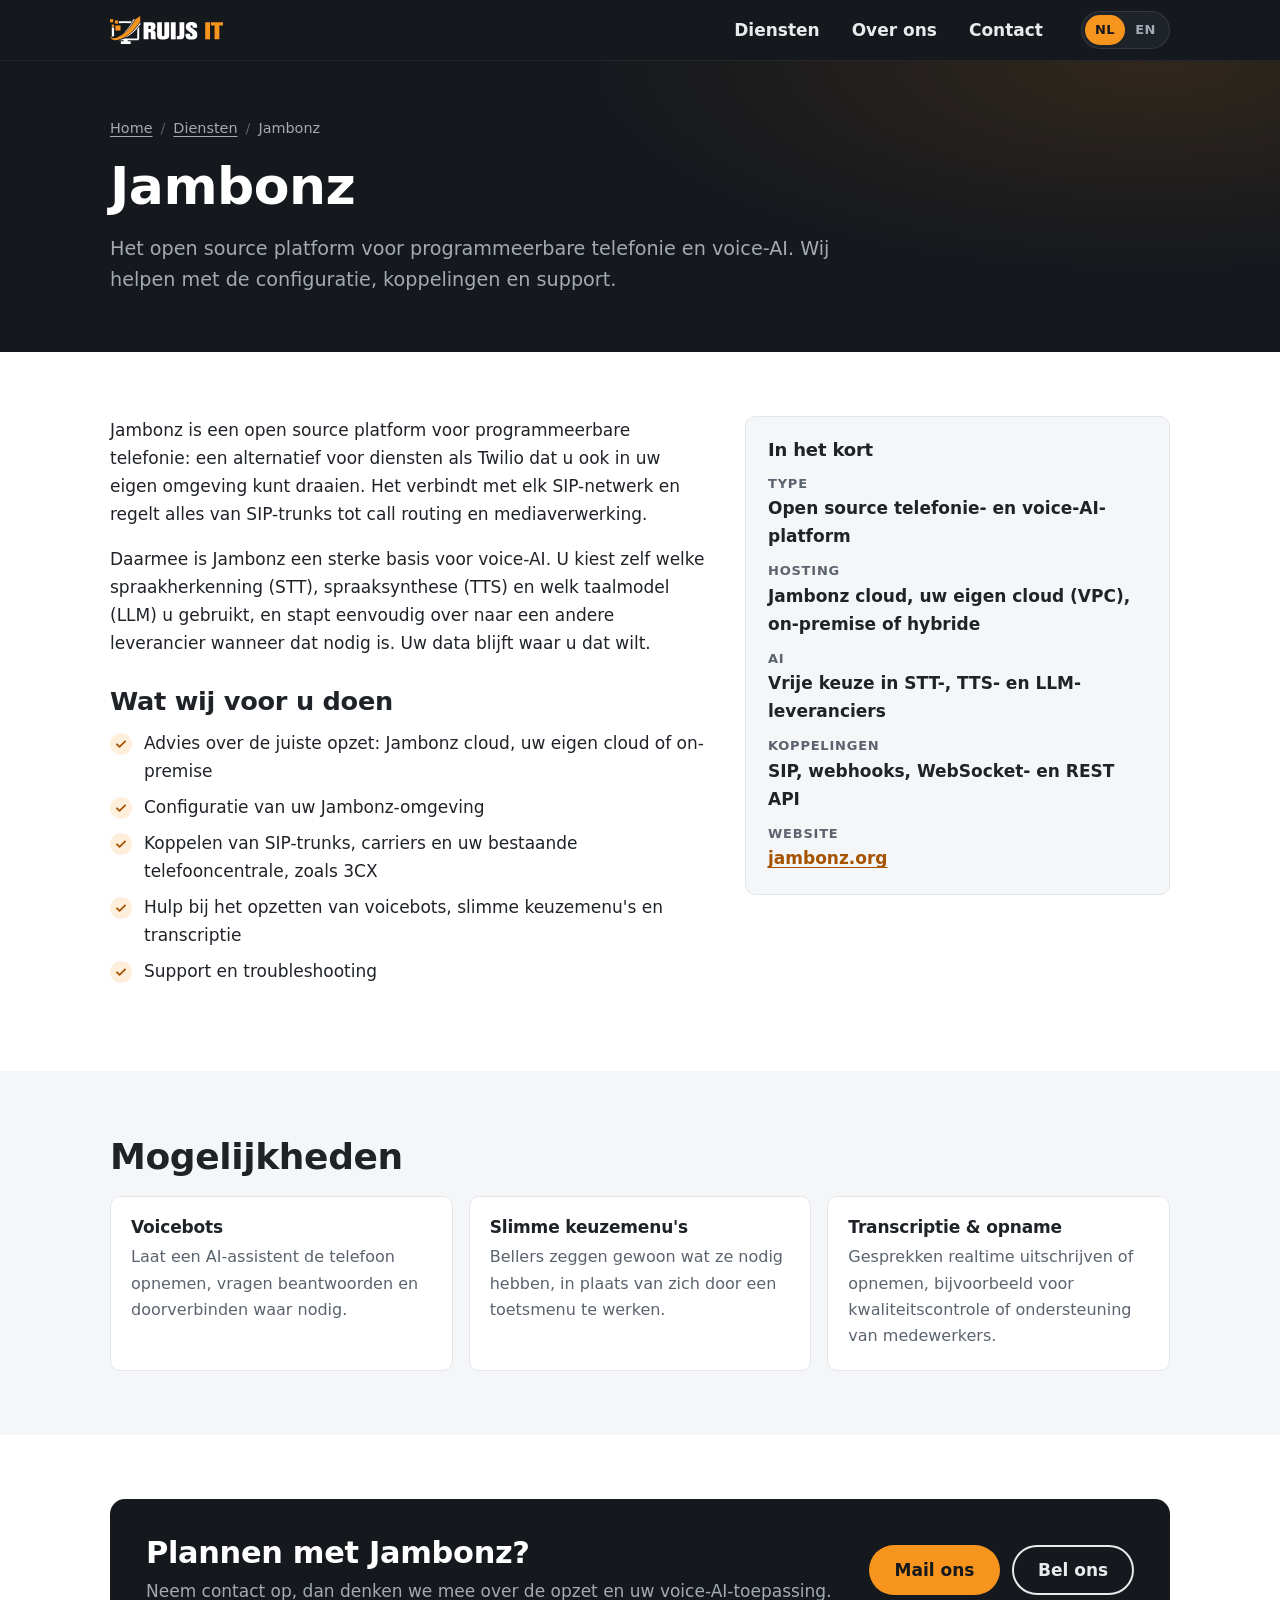
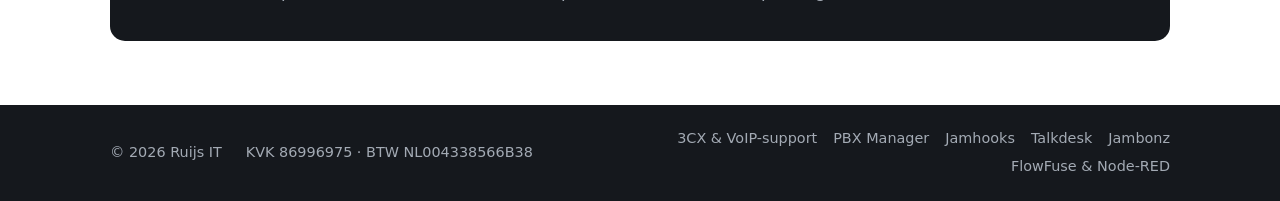
<file: diensten/jambonz.html>
<!DOCTYPE html>
<html lang="nl">
<head>
  <meta charset="utf-8">
  <meta name="viewport" content="width=device-width, initial-scale=1">
  <title data-i18n="jambonz.pageTitle">Jambonz configuratie en support - Ruijs IT</title>
  <meta name="description" content="Jambonz configureren en koppelen: SIP-trunks, 3CX en voice-AI met uw eigen STT, TTS en LLM. Advies, configuratie en support door Ruijs IT." data-i18n-content="jambonz.meta">
  <link rel="canonical" href="https://ruijsit.nl/diensten/jambonz.html">
  <meta name="theme-color" content="#15181d">

  <meta property="og:type" content="website">
  <meta property="og:site_name" content="Ruijs IT">
  <meta property="og:locale" content="nl_NL">
  <meta property="og:url" content="https://ruijsit.nl/diensten/jambonz.html">
  <meta property="og:title" content="Jambonz configuratie en support - Ruijs IT">
  <meta property="og:description" content="Jambonz configureren en koppelen: SIP-trunks, 3CX en voice-AI met uw eigen STT, TTS en LLM. Advies, configuratie en support door Ruijs IT.">
  <meta property="og:image" content="https://ruijsit.nl/assets/img/og-image.jpg">
  <meta property="og:image:width" content="1200">
  <meta property="og:image:height" content="630">
  <meta property="og:image:alt" content="Ruijs IT - 3CX- en VoIP-specialist voor zakelijke telefonie">
  <meta name="twitter:card" content="summary_large_image">

  <link rel="icon" href="../favicon.ico">
  <link rel="stylesheet" href="../assets/css/style.css">
  <script src="../assets/js/i18n.js" defer></script>
  <script src="../assets/js/main.js" defer></script>
  <script type="application/ld+json">
  {
    "@context": "https://schema.org",
    "@graph": [
      {
        "@type": "Service",
        "name": "Jambonz configuratie en support",
        "description": "Jambonz configureren en koppelen: SIP-trunks, 3CX en voice-AI met uw eigen STT, TTS en LLM. Advies, configuratie en support door Ruijs IT.",
        "url": "https://ruijsit.nl/diensten/jambonz.html",
        "provider": {
          "@type": "ProfessionalService",
          "@id": "https://ruijsit.nl/#organization",
          "name": "Ruijs IT",
          "url": "https://ruijsit.nl/"
        },
        "areaServed": {
          "@type": "Country",
          "name": "Nederland"
        }
      },
      {
        "@type": "BreadcrumbList",
        "itemListElement": [
          {
            "@type": "ListItem",
            "position": 1,
            "name": "Home",
            "item": "https://ruijsit.nl/"
          },
          {
            "@type": "ListItem",
            "position": 2,
            "name": "Diensten",
            "item": "https://ruijsit.nl/#diensten"
          },
          {
            "@type": "ListItem",
            "position": 3,
            "name": "Jambonz",
            "item": "https://ruijsit.nl/diensten/jambonz.html"
          }
        ]
      }
    ]
  }
  </script>
</head>
<body>
  <a class="skip-link" href="#main" data-i18n="skip">Naar de inhoud</a>

  <header class="site-header">
    <div class="container header-inner">
      <a class="brand" href="../">
        <img src="../assets/logo/logo-white-v1.svg" alt="Ruijs IT" width="113" height="28">
      </a>

      <nav class="site-nav" id="site-nav" aria-label="Hoofdmenu" data-i18n-aria-label="nav.label">
        <ul>
          <li><a href="../#diensten" data-i18n="nav.services">Diensten</a></li>
          <li><a href="../#over-ons" data-i18n="nav.about">Over ons</a></li>
          <li><a href="../#contact" data-i18n="nav.contact">Contact</a></li>
        </ul>
      </nav>

      <div class="lang-switch" role="group" aria-label="Taal" data-i18n-aria-label="lang.label">
        <button type="button" data-lang="nl" aria-pressed="true" lang="nl" title="Nederlands">NL</button>
        <button type="button" data-lang="en" aria-pressed="false" lang="en" title="English">EN</button>
      </div>

      <button class="nav-toggle" type="button" aria-expanded="false" aria-controls="site-nav" aria-label="Menu">
        <svg class="icon-open" viewBox="0 0 24 24" fill="none" stroke="currentColor" stroke-width="2" stroke-linecap="round" aria-hidden="true"><path d="M4 7h16M4 12h16M4 17h16"/></svg>
        <svg class="icon-close" viewBox="0 0 24 24" fill="none" stroke="currentColor" stroke-width="2" stroke-linecap="round" aria-hidden="true"><path d="M6 6l12 12M18 6L6 18"/></svg>
      </button>
    </div>
  </header>

  <main id="main">
    <section class="page-hero">
      <div class="container">
        <ol class="breadcrumb">
          <li><a href="../">Home</a></li>
          <li><a href="../#diensten" data-i18n="nav.services">Diensten</a></li>
          <li aria-current="page">Jambonz</li>
        </ol>
        <h1>Jambonz</h1>
        <p class="lead" data-i18n="jambonz.lead">Het open source platform voor programmeerbare telefonie en voice-AI. Wij helpen met de configuratie, koppelingen en support.</p>
      </div>
    </section>

    <section class="section">
      <div class="container detail">
        <div>
          <p data-i18n="jambonz.p1">Jambonz is een open source platform voor programmeerbare telefonie: een alternatief voor diensten als Twilio dat u ook in uw eigen omgeving kunt draaien. Het verbindt met elk SIP-netwerk en regelt alles van SIP-trunks tot call routing en mediaverwerking.</p>
          <p data-i18n="jambonz.p2">Daarmee is Jambonz een sterke basis voor voice-AI. U kiest zelf welke spraakherkenning (STT), spraaksynthese (TTS) en welk taalmodel (LLM) u gebruikt, en stapt eenvoudig over naar een andere leverancier wanneer dat nodig is. Uw data blijft waar u dat wilt.</p>

          <h2 data-i18n="svc.whatTitle">Wat wij voor u doen</h2>
          <ul class="checklist">
            <li data-i18n="jambonz.do1">Advies over de juiste opzet: Jambonz cloud, uw eigen cloud of on-premise</li>
            <li data-i18n="jambonz.do2">Configuratie van uw Jambonz-omgeving</li>
            <li data-i18n="jambonz.do3">Koppelen van SIP-trunks, carriers en uw bestaande telefooncentrale, zoals 3CX</li>
            <li data-i18n="jambonz.do4">Hulp bij het opzetten van voicebots, slimme keuzemenu's en transcriptie</li>
            <li data-i18n="jambonz.do5">Support en troubleshooting</li>
          </ul>
        </div>

        <aside class="facts">
          <h2 data-i18n="svc.factsTitle">In het kort</h2>
          <dl>
            <div><dt>Type</dt><dd data-i18n="jambonz.factType">Open source telefonie- en voice-AI-platform</dd></div>
            <div><dt>Hosting</dt><dd data-i18n="jambonz.factHosting">Jambonz cloud, uw eigen cloud (VPC), on-premise of hybride</dd></div>
            <div><dt>AI</dt><dd data-i18n="jambonz.factAi">Vrije keuze in STT-, TTS- en LLM-leveranciers</dd></div>
            <div><dt data-i18n="svc.integrations">Koppelingen</dt><dd>SIP, webhooks, WebSocket- en REST API</dd></div>
            <div><dt>Website</dt><dd><a href="https://www.jambonz.org" target="_blank" rel="noopener">jambonz.org</a></dd></div>
          </dl>
        </aside>
      </div>
    </section>

    <section class="section section-alt">
      <div class="container">
        <h2 data-i18n="svc.featuresTitle">Mogelijkheden</h2>
        <div class="features">
          <div class="feature">
            <h3 data-i18n="jambonz.f1Title">Voicebots</h3>
            <p data-i18n="jambonz.f1Text">Laat een AI-assistent de telefoon opnemen, vragen beantwoorden en doorverbinden waar nodig.</p>
          </div>
          <div class="feature">
            <h3 data-i18n="jambonz.f2Title">Slimme keuzemenu's</h3>
            <p data-i18n="jambonz.f2Text">Bellers zeggen gewoon wat ze nodig hebben, in plaats van zich door een toetsmenu te werken.</p>
          </div>
          <div class="feature">
            <h3 data-i18n="jambonz.f3Title">Transcriptie &amp; opname</h3>
            <p data-i18n="jambonz.f3Text">Gesprekken realtime uitschrijven of opnemen, bijvoorbeeld voor kwaliteitscontrole of ondersteuning van medewerkers.</p>
          </div>
        </div>
      </div>
    </section>

    <section class="section">
      <div class="container">
        <div class="cta">
          <div>
            <h2 data-i18n="jambonz.ctaTitle">Plannen met Jambonz?</h2>
            <p data-i18n="jambonz.ctaText">Neem contact op, dan denken we mee over de opzet en uw voice-AI-toepassing.</p>
          </div>
          <div class="btn-row">
            <a class="btn btn-primary" href="mailto:support@ruijsit.nl?subject=Vraag%20over%20Jambonz" data-i18n-href="jambonz.ctaMailHref" data-i18n="cta.mail">Mail ons</a>
            <a class="btn btn-outline" href="tel:+31103220365" data-i18n="cta.call">Bel ons</a>
          </div>
        </div>
      </div>
    </section>
  </main>

  <footer class="site-footer">
    <div class="container footer-inner">
      <p>© <span data-year>2026</span> Ruijs IT</p>
      <nav class="footer-links" aria-label="Diensten" data-i18n-aria-label="nav.services">
        <a href="3cx-voip-support.html" data-i18n="support.title">3CX &amp; VoIP-support</a>
        <a href="pbx-manager.html">PBX Manager</a>
        <a href="jamhooks.html">Jamhooks</a>
        <a href="talkdesk.html">Talkdesk</a>
        <a href="jambonz.html">Jambonz</a>
        <a href="flowfuse-node-red.html">FlowFuse &amp; Node-RED</a>
      </nav>
      <p class="footer-reg" data-i18n="footer.reg">KVK 86996975 · BTW NL004338566B38</p>
    </div>
  </footer>
</body>
</html>
</file>
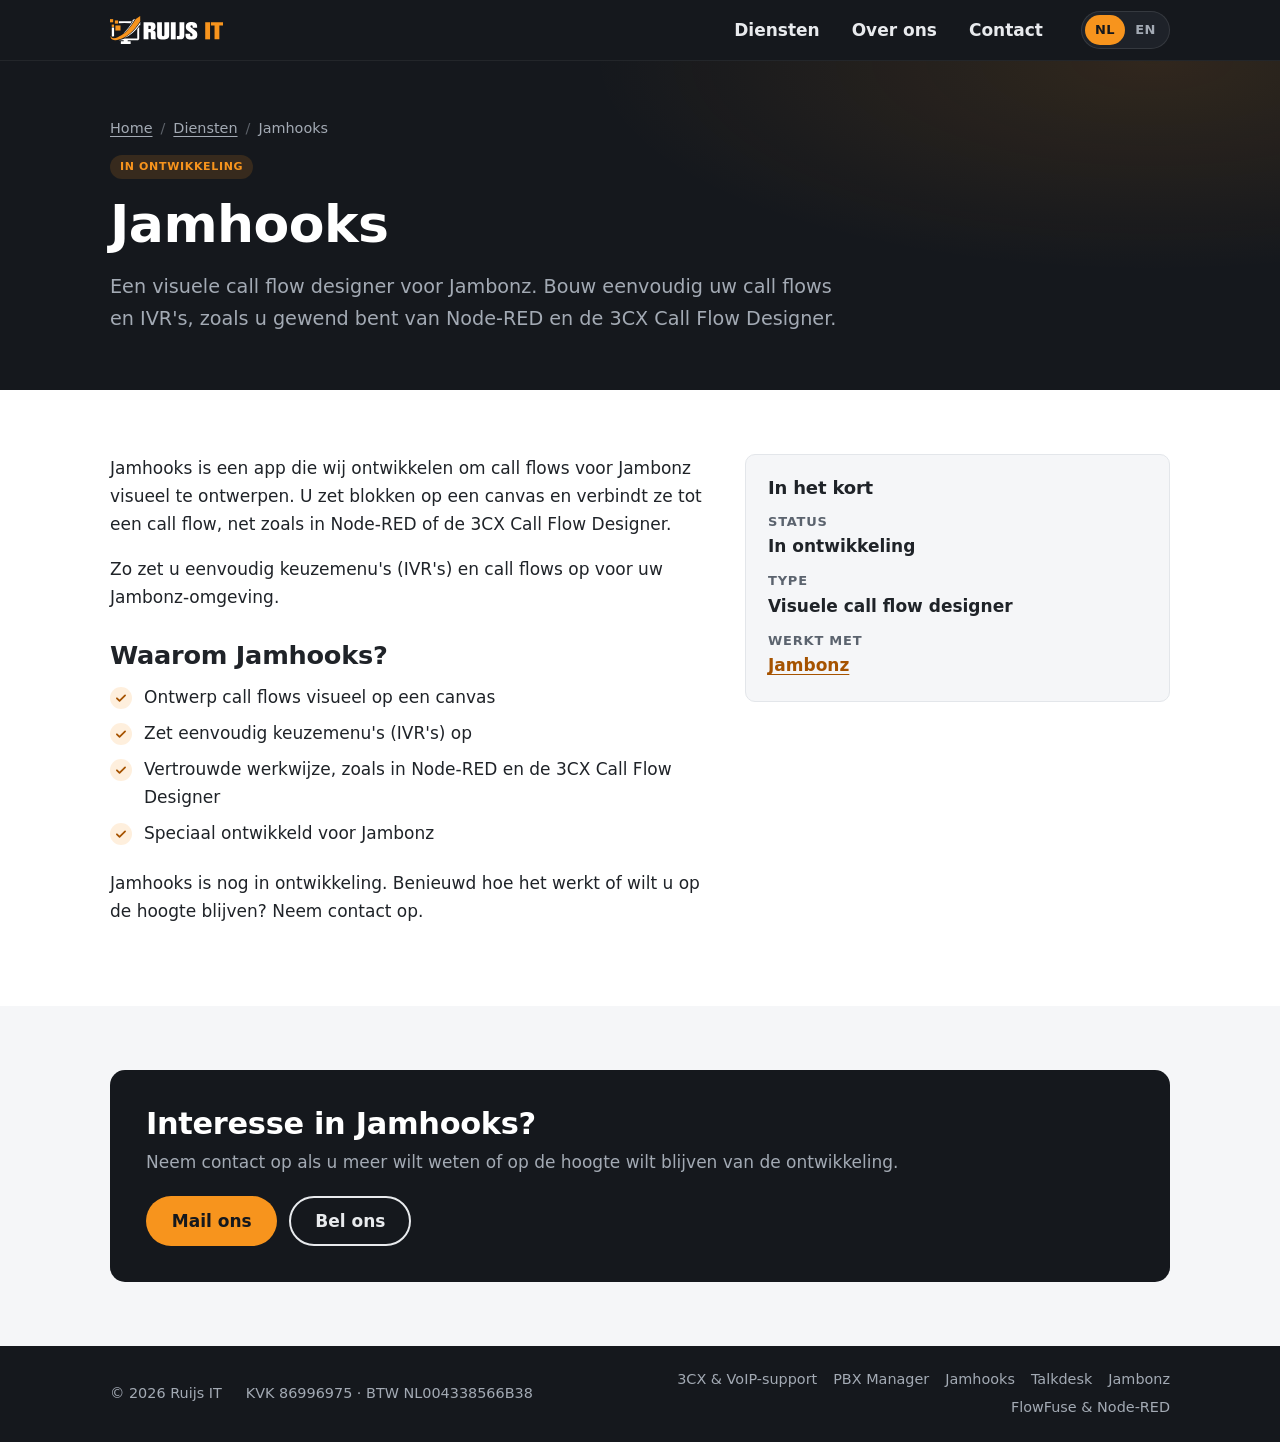
<file: diensten/jamhooks.html>
<!DOCTYPE html>
<html lang="nl">
<head>
  <meta charset="utf-8">
  <meta name="viewport" content="width=device-width, initial-scale=1">
  <title data-i18n="jamhooks.pageTitle">Jamhooks: visuele call flow designer voor Jambonz - Ruijs IT</title>
  <meta name="description" content="Jamhooks is een visuele call flow designer voor Jambonz, zoals Node-RED en de 3CX Call Flow Designer. Bouw eenvoudig uw call flows en IVR's. In ontwikkeling." data-i18n-content="jamhooks.meta">
  <link rel="canonical" href="https://ruijsit.nl/diensten/jamhooks.html">
  <meta name="theme-color" content="#15181d">

  <meta property="og:type" content="website">
  <meta property="og:site_name" content="Ruijs IT">
  <meta property="og:locale" content="nl_NL">
  <meta property="og:url" content="https://ruijsit.nl/diensten/jamhooks.html">
  <meta property="og:title" content="Jamhooks: visuele call flow designer voor Jambonz - Ruijs IT">
  <meta property="og:description" content="Jamhooks is een visuele call flow designer voor Jambonz, zoals Node-RED en de 3CX Call Flow Designer. Bouw eenvoudig uw call flows en IVR's. In ontwikkeling.">
  <meta property="og:image" content="https://ruijsit.nl/assets/img/og-image.jpg">
  <meta property="og:image:width" content="1200">
  <meta property="og:image:height" content="630">
  <meta property="og:image:alt" content="Ruijs IT - 3CX- en VoIP-specialist voor zakelijke telefonie">
  <meta name="twitter:card" content="summary_large_image">

  <link rel="icon" href="../favicon.ico">
  <link rel="stylesheet" href="../assets/css/style.css">
  <script src="../assets/js/i18n.js" defer></script>
  <script src="../assets/js/main.js" defer></script>
  <script type="application/ld+json">
  {
    "@context": "https://schema.org",
    "@graph": [
      {
        "@type": "SoftwareApplication",
        "name": "Jamhooks",
        "applicationCategory": "BusinessApplication",
        "description": "Jamhooks is een visuele call flow designer voor Jambonz, zoals Node-RED en de 3CX Call Flow Designer. Bouw eenvoudig uw call flows en IVR's. In ontwikkeling.",
        "url": "https://ruijsit.nl/diensten/jamhooks.html",
        "creator": {
          "@type": "ProfessionalService",
          "@id": "https://ruijsit.nl/#organization",
          "name": "Ruijs IT",
          "url": "https://ruijsit.nl/"
        }
      },
      {
        "@type": "BreadcrumbList",
        "itemListElement": [
          {
            "@type": "ListItem",
            "position": 1,
            "name": "Home",
            "item": "https://ruijsit.nl/"
          },
          {
            "@type": "ListItem",
            "position": 2,
            "name": "Diensten",
            "item": "https://ruijsit.nl/#diensten"
          },
          {
            "@type": "ListItem",
            "position": 3,
            "name": "Jamhooks",
            "item": "https://ruijsit.nl/diensten/jamhooks.html"
          }
        ]
      }
    ]
  }
  </script>
</head>
<body>
  <a class="skip-link" href="#main" data-i18n="skip">Naar de inhoud</a>

  <header class="site-header">
    <div class="container header-inner">
      <a class="brand" href="../">
        <img src="../assets/logo/logo-white-v1.svg" alt="Ruijs IT" width="113" height="28">
      </a>

      <nav class="site-nav" id="site-nav" aria-label="Hoofdmenu" data-i18n-aria-label="nav.label">
        <ul>
          <li><a href="../#diensten" data-i18n="nav.services">Diensten</a></li>
          <li><a href="../#over-ons" data-i18n="nav.about">Over ons</a></li>
          <li><a href="../#contact" data-i18n="nav.contact">Contact</a></li>
        </ul>
      </nav>

      <div class="lang-switch" role="group" aria-label="Taal" data-i18n-aria-label="lang.label">
        <button type="button" data-lang="nl" aria-pressed="true" lang="nl" title="Nederlands">NL</button>
        <button type="button" data-lang="en" aria-pressed="false" lang="en" title="English">EN</button>
      </div>

      <button class="nav-toggle" type="button" aria-expanded="false" aria-controls="site-nav" aria-label="Menu">
        <svg class="icon-open" viewBox="0 0 24 24" fill="none" stroke="currentColor" stroke-width="2" stroke-linecap="round" aria-hidden="true"><path d="M4 7h16M4 12h16M4 17h16"/></svg>
        <svg class="icon-close" viewBox="0 0 24 24" fill="none" stroke="currentColor" stroke-width="2" stroke-linecap="round" aria-hidden="true"><path d="M6 6l12 12M18 6L6 18"/></svg>
      </button>
    </div>
  </header>

  <main id="main">
    <section class="page-hero">
      <div class="container">
        <ol class="breadcrumb">
          <li><a href="../">Home</a></li>
          <li><a href="../#diensten" data-i18n="nav.services">Diensten</a></li>
          <li aria-current="page">Jamhooks</li>
        </ol>
        <span class="tag" data-i18n="jamhooks.status">In ontwikkeling</span>
        <h1>Jamhooks</h1>
        <p class="lead" data-i18n="jamhooks.lead">Een visuele call flow designer voor Jambonz. Bouw eenvoudig uw call flows en IVR's, zoals u gewend bent van Node-RED en de 3CX Call Flow Designer.</p>
      </div>
    </section>

    <section class="section">
      <div class="container detail">
        <div>
          <p data-i18n="jamhooks.intro">Jamhooks is een app die wij ontwikkelen om call flows voor Jambonz visueel te ontwerpen. U zet blokken op een canvas en verbindt ze tot een call flow, net zoals in Node-RED of de 3CX Call Flow Designer.</p>
          <p data-i18n="jamhooks.ivr">Zo zet u eenvoudig keuzemenu's (IVR's) en call flows op voor uw Jambonz-omgeving.</p>

          <h2 data-i18n="jamhooks.whyTitle">Waarom Jamhooks?</h2>
          <ul class="checklist">
            <li data-i18n="jamhooks.why1">Ontwerp call flows visueel op een canvas</li>
            <li data-i18n="jamhooks.why2">Zet eenvoudig keuzemenu's (IVR's) op</li>
            <li data-i18n="jamhooks.why3">Vertrouwde werkwijze, zoals in Node-RED en de 3CX Call Flow Designer</li>
            <li data-i18n="jamhooks.why4">Speciaal ontwikkeld voor Jambonz</li>
          </ul>

          <p data-i18n="jamhooks.interest">Jamhooks is nog in ontwikkeling. Benieuwd hoe het werkt of wilt u op de hoogte blijven? Neem contact op.</p>
        </div>

        <aside class="facts">
          <h2 data-i18n="svc.factsTitle">In het kort</h2>
          <dl>
            <div><dt>Status</dt><dd data-i18n="jamhooks.status">In ontwikkeling</dd></div>
            <div><dt>Type</dt><dd data-i18n="jamhooks.factType">Visuele call flow designer</dd></div>
            <div><dt data-i18n="jamhooks.factWorksWith">Werkt met</dt><dd><a href="jambonz.html">Jambonz</a></dd></div>
          </dl>
        </aside>
      </div>
    </section>

    <section class="section section-alt">
      <div class="container">
        <div class="cta">
          <div>
            <h2 data-i18n="jamhooks.ctaTitle">Interesse in Jamhooks?</h2>
            <p data-i18n="jamhooks.ctaText">Neem contact op als u meer wilt weten of op de hoogte wilt blijven van de ontwikkeling.</p>
          </div>
          <div class="btn-row">
            <a class="btn btn-primary" href="mailto:support@ruijsit.nl?subject=Interesse%20in%20Jamhooks" data-i18n-href="jamhooks.ctaMailHref" data-i18n="cta.mail">Mail ons</a>
            <a class="btn btn-outline" href="tel:+31103220365" data-i18n="cta.call">Bel ons</a>
          </div>
        </div>
      </div>
    </section>
  </main>

  <footer class="site-footer">
    <div class="container footer-inner">
      <p>© <span data-year>2026</span> Ruijs IT</p>
      <nav class="footer-links" aria-label="Diensten" data-i18n-aria-label="nav.services">
        <a href="3cx-voip-support.html" data-i18n="support.title">3CX &amp; VoIP-support</a>
        <a href="pbx-manager.html">PBX Manager</a>
        <a href="jamhooks.html">Jamhooks</a>
        <a href="talkdesk.html">Talkdesk</a>
        <a href="jambonz.html">Jambonz</a>
        <a href="flowfuse-node-red.html">FlowFuse &amp; Node-RED</a>
      </nav>
      <p class="footer-reg" data-i18n="footer.reg">KVK 86996975 · BTW NL004338566B38</p>
    </div>
  </footer>
</body>
</html>
</file>
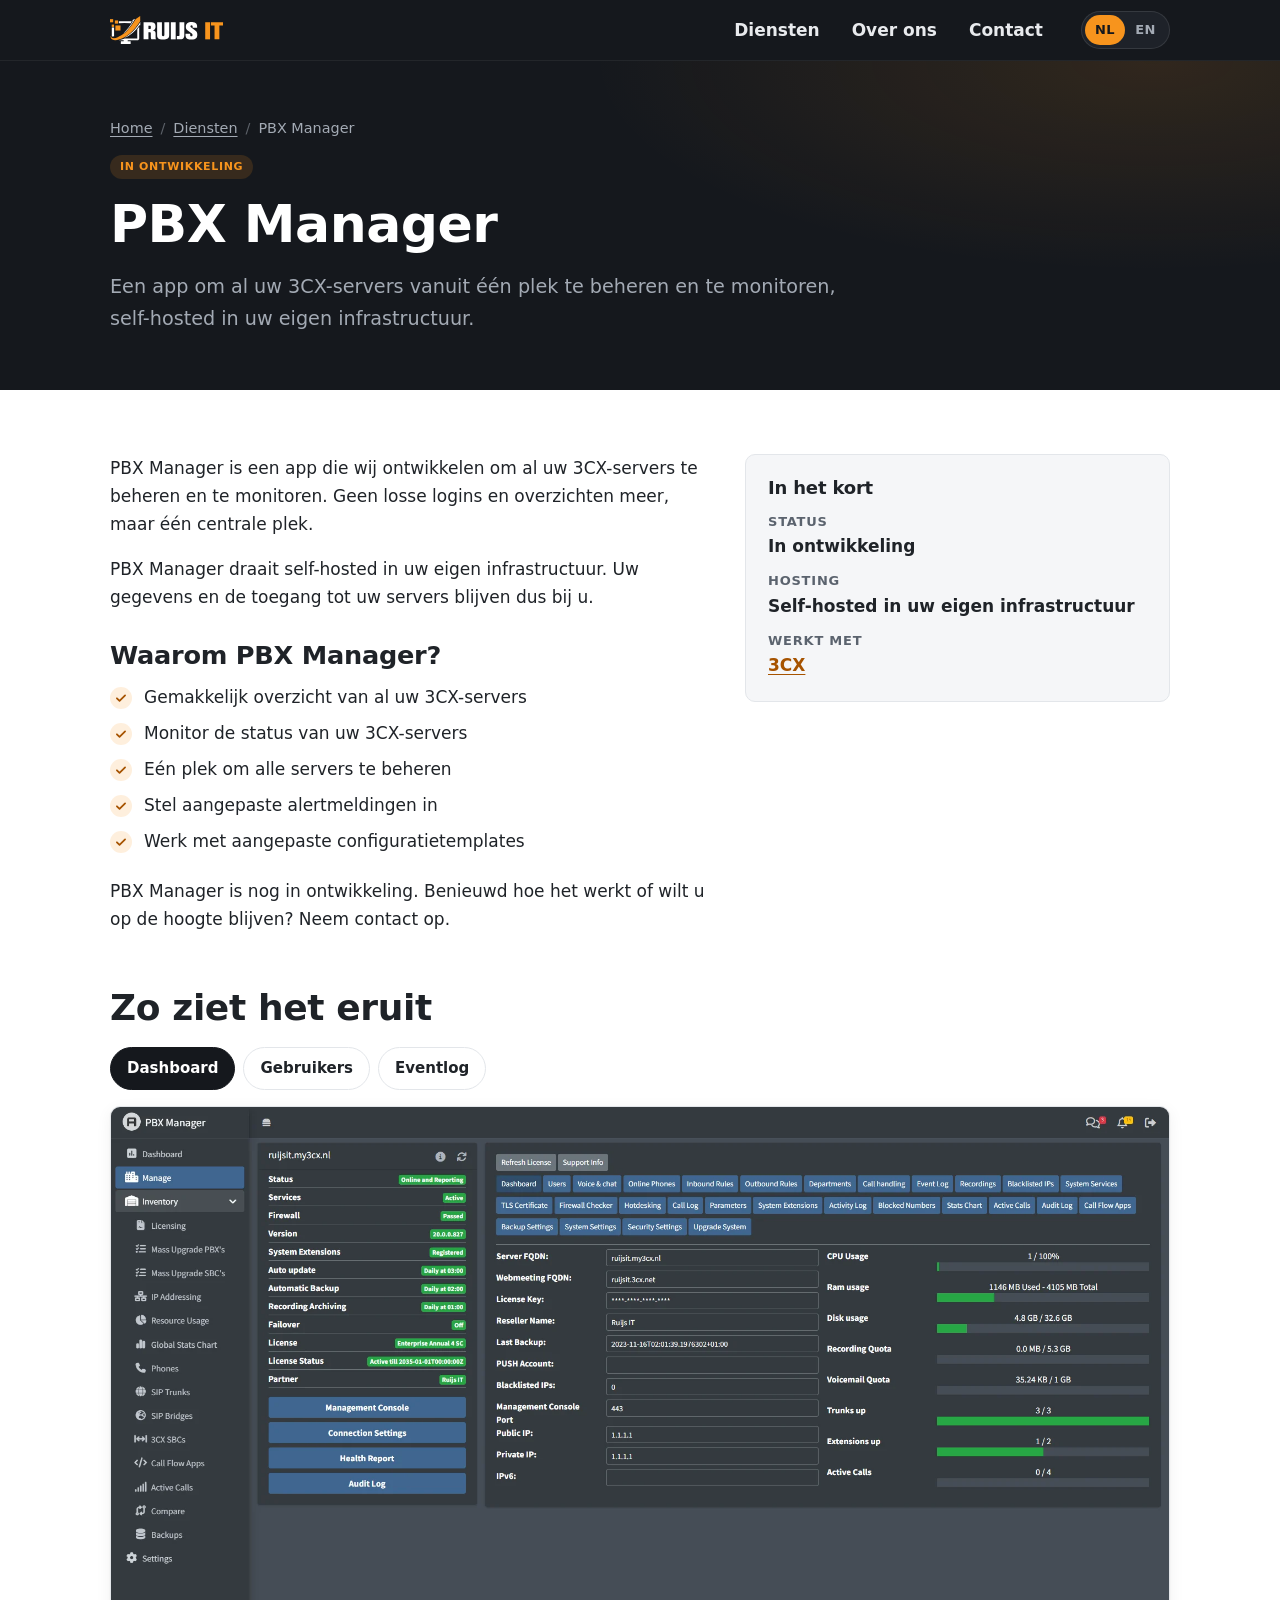
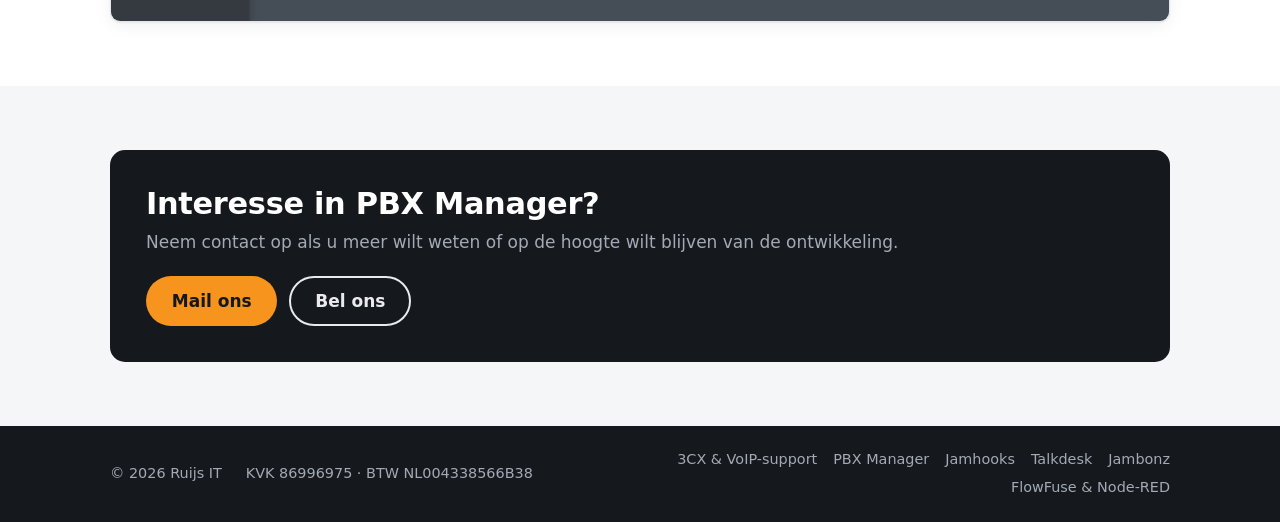
<file: diensten/pbx-manager.html>
<!DOCTYPE html>
<html lang="nl">
<head>
  <meta charset="utf-8">
  <meta name="viewport" content="width=device-width, initial-scale=1">
  <title data-i18n="pbx.pageTitle">PBX Manager: beheer en monitor uw 3CX-servers - Ruijs IT</title>
  <meta name="description" content="PBX Manager is een self-hosted app om al uw 3CX-servers vanuit één plek te beheren en te monitoren, met alerts en configuratietemplates. In ontwikkeling." data-i18n-content="pbx.meta">
  <link rel="canonical" href="https://ruijsit.nl/diensten/pbx-manager.html">
  <meta name="theme-color" content="#15181d">

  <meta property="og:type" content="website">
  <meta property="og:site_name" content="Ruijs IT">
  <meta property="og:locale" content="nl_NL">
  <meta property="og:url" content="https://ruijsit.nl/diensten/pbx-manager.html">
  <meta property="og:title" content="PBX Manager: beheer en monitor uw 3CX-servers - Ruijs IT">
  <meta property="og:description" content="PBX Manager is een self-hosted app om al uw 3CX-servers vanuit één plek te beheren en te monitoren, met alerts en configuratietemplates. In ontwikkeling.">
  <meta property="og:image" content="https://ruijsit.nl/assets/img/og-image.jpg">
  <meta property="og:image:width" content="1200">
  <meta property="og:image:height" content="630">
  <meta property="og:image:alt" content="Ruijs IT - 3CX- en VoIP-specialist voor zakelijke telefonie">
  <meta name="twitter:card" content="summary_large_image">

  <link rel="icon" href="../favicon.ico">
  <link rel="stylesheet" href="../assets/css/style.css">
  <script src="../assets/js/i18n.js" defer></script>
  <script src="../assets/js/main.js" defer></script>
  <script type="application/ld+json">
  {
    "@context": "https://schema.org",
    "@graph": [
      {
        "@type": "SoftwareApplication",
        "name": "PBX Manager",
        "applicationCategory": "BusinessApplication",
        "description": "PBX Manager is een self-hosted app om al uw 3CX-servers vanuit één plek te beheren en te monitoren, met alerts en configuratietemplates. In ontwikkeling.",
        "url": "https://ruijsit.nl/diensten/pbx-manager.html",
        "creator": {
          "@type": "ProfessionalService",
          "@id": "https://ruijsit.nl/#organization",
          "name": "Ruijs IT",
          "url": "https://ruijsit.nl/"
        }
      },
      {
        "@type": "BreadcrumbList",
        "itemListElement": [
          {
            "@type": "ListItem",
            "position": 1,
            "name": "Home",
            "item": "https://ruijsit.nl/"
          },
          {
            "@type": "ListItem",
            "position": 2,
            "name": "Diensten",
            "item": "https://ruijsit.nl/#diensten"
          },
          {
            "@type": "ListItem",
            "position": 3,
            "name": "PBX Manager",
            "item": "https://ruijsit.nl/diensten/pbx-manager.html"
          }
        ]
      }
    ]
  }
  </script>
</head>
<body>
  <a class="skip-link" href="#main" data-i18n="skip">Naar de inhoud</a>

  <header class="site-header">
    <div class="container header-inner">
      <a class="brand" href="../">
        <img src="../assets/logo/logo-white-v1.svg" alt="Ruijs IT" width="113" height="28">
      </a>

      <nav class="site-nav" id="site-nav" aria-label="Hoofdmenu" data-i18n-aria-label="nav.label">
        <ul>
          <li><a href="../#diensten" data-i18n="nav.services">Diensten</a></li>
          <li><a href="../#over-ons" data-i18n="nav.about">Over ons</a></li>
          <li><a href="../#contact" data-i18n="nav.contact">Contact</a></li>
        </ul>
      </nav>

      <div class="lang-switch" role="group" aria-label="Taal" data-i18n-aria-label="lang.label">
        <button type="button" data-lang="nl" aria-pressed="true" lang="nl" title="Nederlands">NL</button>
        <button type="button" data-lang="en" aria-pressed="false" lang="en" title="English">EN</button>
      </div>

      <button class="nav-toggle" type="button" aria-expanded="false" aria-controls="site-nav" aria-label="Menu">
        <svg class="icon-open" viewBox="0 0 24 24" fill="none" stroke="currentColor" stroke-width="2" stroke-linecap="round" aria-hidden="true"><path d="M4 7h16M4 12h16M4 17h16"/></svg>
        <svg class="icon-close" viewBox="0 0 24 24" fill="none" stroke="currentColor" stroke-width="2" stroke-linecap="round" aria-hidden="true"><path d="M6 6l12 12M18 6L6 18"/></svg>
      </button>
    </div>
  </header>

  <main id="main">
    <section class="page-hero">
      <div class="container">
        <ol class="breadcrumb">
          <li><a href="../">Home</a></li>
          <li><a href="../#diensten" data-i18n="nav.services">Diensten</a></li>
          <li aria-current="page">PBX Manager</li>
        </ol>
        <span class="tag" data-i18n="pbx.status">In ontwikkeling</span>
        <h1>PBX Manager</h1>
        <p class="lead" data-i18n="pbx.lead">Een app om al uw 3CX-servers vanuit één plek te beheren en te monitoren, self-hosted in uw eigen infrastructuur.</p>
      </div>
    </section>

    <section class="section">
      <div class="container">
        <div class="detail">
          <div>
            <p data-i18n="pbx.intro">PBX Manager is een app die wij ontwikkelen om al uw 3CX-servers te beheren en te monitoren. Geen losse logins en overzichten meer, maar één centrale plek.</p>
            <p data-i18n="pbx.selfHosted">PBX Manager draait self-hosted in uw eigen infrastructuur. Uw gegevens en de toegang tot uw servers blijven dus bij u.</p>

            <h2 data-i18n="pbx.whyTitle">Waarom PBX Manager?</h2>
            <ul class="checklist">
              <li data-i18n="pbx.why1">Gemakkelijk overzicht van al uw 3CX-servers</li>
              <li data-i18n="pbx.why2">Monitor de status van uw 3CX-servers</li>
              <li data-i18n="pbx.why3">Eén plek om alle servers te beheren</li>
              <li data-i18n="pbx.why4">Stel aangepaste alertmeldingen in</li>
              <li data-i18n="pbx.why5">Werk met aangepaste configuratietemplates</li>
            </ul>

            <p data-i18n="pbx.interest">PBX Manager is nog in ontwikkeling. Benieuwd hoe het werkt of wilt u op de hoogte blijven? Neem contact op.</p>
          </div>

          <aside class="facts">
            <h2 data-i18n="svc.factsTitle">In het kort</h2>
            <dl>
              <div><dt>Status</dt><dd data-i18n="pbx.status">In ontwikkeling</dd></div>
              <div><dt>Hosting</dt><dd data-i18n="pbx.factHosting">Self-hosted in uw eigen infrastructuur</dd></div>
              <div><dt data-i18n="pbx.factWorksWith">Werkt met</dt><dd><a href="3cx-voip-support.html">3CX</a></dd></div>
            </dl>
          </aside>
        </div>

        <div class="shots" data-tabs>
          <h2 data-i18n="pbx.shotsTitle">Zo ziet het eruit</h2>
          <div class="tabs" role="tablist" aria-label="Screenshots">
            <button type="button" role="tab" id="tab-dashboard" aria-controls="shot-dashboard" aria-selected="true">Dashboard</button>
            <button type="button" role="tab" id="tab-users" aria-controls="shot-users" aria-selected="false" tabindex="-1" data-i18n="pbx.tabUsers">Gebruikers</button>
            <button type="button" role="tab" id="tab-eventlog" aria-controls="shot-eventlog" aria-selected="false" tabindex="-1" data-i18n="pbx.tabEventlog">Eventlog</button>
          </div>

          <figure class="shot" id="shot-dashboard" role="tabpanel" aria-labelledby="tab-dashboard">
            <img src="../assets/img/pbxmanager-profile.webp" width="1920" height="933"
                 alt="Dashboard-overzicht van PBX Manager" data-i18n-alt="pbx.altDashboard">
          </figure>
          <figure class="shot" id="shot-users" role="tabpanel" aria-labelledby="tab-users" hidden>
            <img src="../assets/img/pbxmanager-users.webp" width="1920" height="933" loading="lazy"
                 alt="Gebruikersoverzicht van PBX Manager" data-i18n-alt="pbx.altUsers">
          </figure>
          <figure class="shot" id="shot-eventlog" role="tabpanel" aria-labelledby="tab-eventlog" hidden>
            <img src="../assets/img/pbxmanager-eventlog.webp" width="1920" height="933" loading="lazy"
                 alt="Eventlog-overzicht van PBX Manager" data-i18n-alt="pbx.altEventlog">
          </figure>
        </div>
      </div>
    </section>

    <section class="section section-alt">
      <div class="container">
        <div class="cta">
          <div>
            <h2 data-i18n="pbx.ctaTitle">Interesse in PBX Manager?</h2>
            <p data-i18n="pbx.ctaText">Neem contact op als u meer wilt weten of op de hoogte wilt blijven van de ontwikkeling.</p>
          </div>
          <div class="btn-row">
            <a class="btn btn-primary" href="mailto:support@ruijsit.nl?subject=Interesse%20in%20PBX%20Manager" data-i18n-href="pbx.ctaMailHref" data-i18n="cta.mail">Mail ons</a>
            <a class="btn btn-outline" href="tel:+31103220365" data-i18n="cta.call">Bel ons</a>
          </div>
        </div>
      </div>
    </section>
  </main>

  <footer class="site-footer">
    <div class="container footer-inner">
      <p>© <span data-year>2026</span> Ruijs IT</p>
      <nav class="footer-links" aria-label="Diensten" data-i18n-aria-label="nav.services">
        <a href="3cx-voip-support.html" data-i18n="support.title">3CX &amp; VoIP-support</a>
        <a href="pbx-manager.html">PBX Manager</a>
        <a href="jamhooks.html">Jamhooks</a>
        <a href="talkdesk.html">Talkdesk</a>
        <a href="jambonz.html">Jambonz</a>
        <a href="flowfuse-node-red.html">FlowFuse &amp; Node-RED</a>
      </nav>
      <p class="footer-reg" data-i18n="footer.reg">KVK 86996975 · BTW NL004338566B38</p>
    </div>
  </footer>
</body>
</html>
</file>
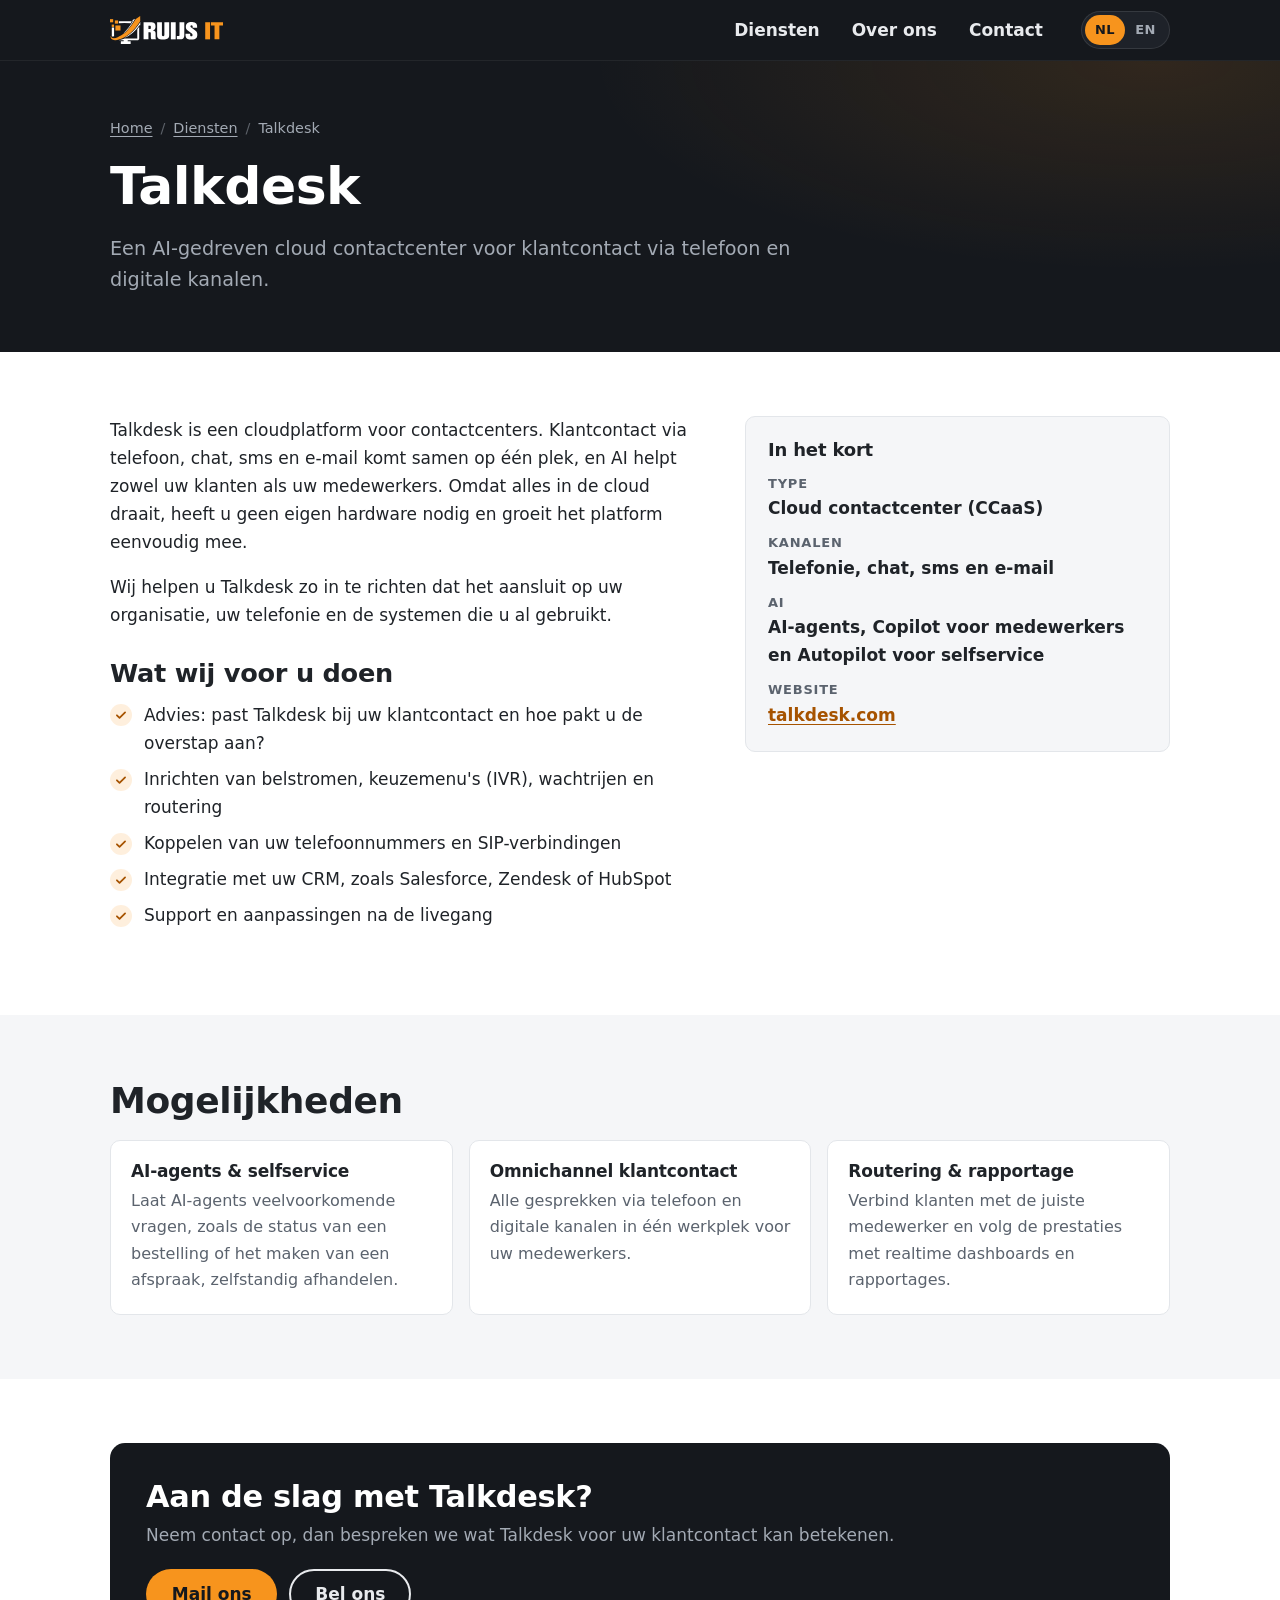
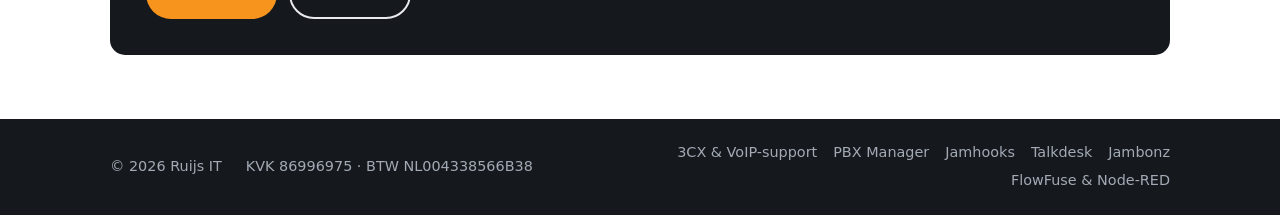
<file: diensten/talkdesk.html>
<!DOCTYPE html>
<html lang="nl">
<head>
  <meta charset="utf-8">
  <meta name="viewport" content="width=device-width, initial-scale=1">
  <title data-i18n="talkdesk.pageTitle">Talkdesk configuratie en support - Ruijs IT</title>
  <meta name="description" content="Talkdesk inrichten en koppelen: belstromen, IVR, routering, SIP en CRM-integraties zoals Salesforce, Zendesk en HubSpot. Advies en support door Ruijs IT." data-i18n-content="talkdesk.meta">
  <link rel="canonical" href="https://ruijsit.nl/diensten/talkdesk.html">
  <meta name="theme-color" content="#15181d">

  <meta property="og:type" content="website">
  <meta property="og:site_name" content="Ruijs IT">
  <meta property="og:locale" content="nl_NL">
  <meta property="og:url" content="https://ruijsit.nl/diensten/talkdesk.html">
  <meta property="og:title" content="Talkdesk configuratie en support - Ruijs IT">
  <meta property="og:description" content="Talkdesk inrichten en koppelen: belstromen, IVR, routering, SIP en CRM-integraties zoals Salesforce, Zendesk en HubSpot. Advies en support door Ruijs IT.">
  <meta property="og:image" content="https://ruijsit.nl/assets/img/og-image.jpg">
  <meta property="og:image:width" content="1200">
  <meta property="og:image:height" content="630">
  <meta property="og:image:alt" content="Ruijs IT - 3CX- en VoIP-specialist voor zakelijke telefonie">
  <meta name="twitter:card" content="summary_large_image">

  <link rel="icon" href="../favicon.ico">
  <link rel="stylesheet" href="../assets/css/style.css">
  <script src="../assets/js/i18n.js" defer></script>
  <script src="../assets/js/main.js" defer></script>
  <script type="application/ld+json">
  {
    "@context": "https://schema.org",
    "@graph": [
      {
        "@type": "Service",
        "name": "Talkdesk configuratie en support",
        "description": "Talkdesk inrichten en koppelen: belstromen, IVR, routering, SIP en CRM-integraties zoals Salesforce, Zendesk en HubSpot. Advies en support door Ruijs IT.",
        "url": "https://ruijsit.nl/diensten/talkdesk.html",
        "provider": {
          "@type": "ProfessionalService",
          "@id": "https://ruijsit.nl/#organization",
          "name": "Ruijs IT",
          "url": "https://ruijsit.nl/"
        },
        "areaServed": {
          "@type": "Country",
          "name": "Nederland"
        }
      },
      {
        "@type": "BreadcrumbList",
        "itemListElement": [
          {
            "@type": "ListItem",
            "position": 1,
            "name": "Home",
            "item": "https://ruijsit.nl/"
          },
          {
            "@type": "ListItem",
            "position": 2,
            "name": "Diensten",
            "item": "https://ruijsit.nl/#diensten"
          },
          {
            "@type": "ListItem",
            "position": 3,
            "name": "Talkdesk",
            "item": "https://ruijsit.nl/diensten/talkdesk.html"
          }
        ]
      }
    ]
  }
  </script>
</head>
<body>
  <a class="skip-link" href="#main" data-i18n="skip">Naar de inhoud</a>

  <header class="site-header">
    <div class="container header-inner">
      <a class="brand" href="../">
        <img src="../assets/logo/logo-white-v1.svg" alt="Ruijs IT" width="113" height="28">
      </a>

      <nav class="site-nav" id="site-nav" aria-label="Hoofdmenu" data-i18n-aria-label="nav.label">
        <ul>
          <li><a href="../#diensten" data-i18n="nav.services">Diensten</a></li>
          <li><a href="../#over-ons" data-i18n="nav.about">Over ons</a></li>
          <li><a href="../#contact" data-i18n="nav.contact">Contact</a></li>
        </ul>
      </nav>

      <div class="lang-switch" role="group" aria-label="Taal" data-i18n-aria-label="lang.label">
        <button type="button" data-lang="nl" aria-pressed="true" lang="nl" title="Nederlands">NL</button>
        <button type="button" data-lang="en" aria-pressed="false" lang="en" title="English">EN</button>
      </div>

      <button class="nav-toggle" type="button" aria-expanded="false" aria-controls="site-nav" aria-label="Menu">
        <svg class="icon-open" viewBox="0 0 24 24" fill="none" stroke="currentColor" stroke-width="2" stroke-linecap="round" aria-hidden="true"><path d="M4 7h16M4 12h16M4 17h16"/></svg>
        <svg class="icon-close" viewBox="0 0 24 24" fill="none" stroke="currentColor" stroke-width="2" stroke-linecap="round" aria-hidden="true"><path d="M6 6l12 12M18 6L6 18"/></svg>
      </button>
    </div>
  </header>

  <main id="main">
    <section class="page-hero">
      <div class="container">
        <ol class="breadcrumb">
          <li><a href="../">Home</a></li>
          <li><a href="../#diensten" data-i18n="nav.services">Diensten</a></li>
          <li aria-current="page">Talkdesk</li>
        </ol>
        <h1>Talkdesk</h1>
        <p class="lead" data-i18n="talkdesk.lead">Een AI-gedreven cloud contactcenter voor klantcontact via telefoon en digitale kanalen.</p>
      </div>
    </section>

    <section class="section">
      <div class="container detail">
        <div>
          <p data-i18n="talkdesk.p1">Talkdesk is een cloudplatform voor contactcenters. Klantcontact via telefoon, chat, sms en e-mail komt samen op één plek, en AI helpt zowel uw klanten als uw medewerkers. Omdat alles in de cloud draait, heeft u geen eigen hardware nodig en groeit het platform eenvoudig mee.</p>
          <p data-i18n="talkdesk.p2">Wij helpen u Talkdesk zo in te richten dat het aansluit op uw organisatie, uw telefonie en de systemen die u al gebruikt.</p>

          <h2 data-i18n="svc.whatTitle">Wat wij voor u doen</h2>
          <ul class="checklist">
            <li data-i18n="talkdesk.do1">Advies: past Talkdesk bij uw klantcontact en hoe pakt u de overstap aan?</li>
            <li data-i18n="talkdesk.do2">Inrichten van belstromen, keuzemenu's (IVR), wachtrijen en routering</li>
            <li data-i18n="talkdesk.do3">Koppelen van uw telefoonnummers en SIP-verbindingen</li>
            <li data-i18n="talkdesk.do4">Integratie met uw CRM, zoals Salesforce, Zendesk of HubSpot</li>
            <li data-i18n="talkdesk.do5">Support en aanpassingen na de livegang</li>
          </ul>
        </div>

        <aside class="facts">
          <h2 data-i18n="svc.factsTitle">In het kort</h2>
          <dl>
            <div><dt>Type</dt><dd data-i18n="talkdesk.factType">Cloud contactcenter (CCaaS)</dd></div>
            <div><dt data-i18n="svc.channels">Kanalen</dt><dd data-i18n="talkdesk.factChannels">Telefonie, chat, sms en e-mail</dd></div>
            <div><dt>AI</dt><dd data-i18n="talkdesk.factAi">AI-agents, Copilot voor medewerkers en Autopilot voor selfservice</dd></div>
            <div><dt>Website</dt><dd><a href="https://www.talkdesk.com" target="_blank" rel="noopener">talkdesk.com</a></dd></div>
          </dl>
        </aside>
      </div>
    </section>

    <section class="section section-alt">
      <div class="container">
        <h2 data-i18n="svc.featuresTitle">Mogelijkheden</h2>
        <div class="features">
          <div class="feature">
            <h3 data-i18n="talkdesk.f1Title">AI-agents &amp; selfservice</h3>
            <p data-i18n="talkdesk.f1Text">Laat AI-agents veelvoorkomende vragen, zoals de status van een bestelling of het maken van een afspraak, zelfstandig afhandelen.</p>
          </div>
          <div class="feature">
            <h3 data-i18n="talkdesk.f2Title">Omnichannel klantcontact</h3>
            <p data-i18n="talkdesk.f2Text">Alle gesprekken via telefoon en digitale kanalen in één werkplek voor uw medewerkers.</p>
          </div>
          <div class="feature">
            <h3 data-i18n="talkdesk.f3Title">Routering &amp; rapportage</h3>
            <p data-i18n="talkdesk.f3Text">Verbind klanten met de juiste medewerker en volg de prestaties met realtime dashboards en rapportages.</p>
          </div>
        </div>
      </div>
    </section>

    <section class="section">
      <div class="container">
        <div class="cta">
          <div>
            <h2 data-i18n="talkdesk.ctaTitle">Aan de slag met Talkdesk?</h2>
            <p data-i18n="talkdesk.ctaText">Neem contact op, dan bespreken we wat Talkdesk voor uw klantcontact kan betekenen.</p>
          </div>
          <div class="btn-row">
            <a class="btn btn-primary" href="mailto:support@ruijsit.nl?subject=Vraag%20over%20Talkdesk" data-i18n-href="talkdesk.ctaMailHref" data-i18n="cta.mail">Mail ons</a>
            <a class="btn btn-outline" href="tel:+31103220365" data-i18n="cta.call">Bel ons</a>
          </div>
        </div>
      </div>
    </section>
  </main>

  <footer class="site-footer">
    <div class="container footer-inner">
      <p>© <span data-year>2026</span> Ruijs IT</p>
      <nav class="footer-links" aria-label="Diensten" data-i18n-aria-label="nav.services">
        <a href="3cx-voip-support.html" data-i18n="support.title">3CX &amp; VoIP-support</a>
        <a href="pbx-manager.html">PBX Manager</a>
        <a href="jamhooks.html">Jamhooks</a>
        <a href="talkdesk.html">Talkdesk</a>
        <a href="jambonz.html">Jambonz</a>
        <a href="flowfuse-node-red.html">FlowFuse &amp; Node-RED</a>
      </nav>
      <p class="footer-reg" data-i18n="footer.reg">KVK 86996975 · BTW NL004338566B38</p>
    </div>
  </footer>
</body>
</html>
</file>
<file: assets/css/style.css>
/* ==========================================================================
   Ruijs IT - stylesheet
   ========================================================================== */

:root {
  --orange: #f7941d;          /* brand orange: buttons, accents on dark */
  --orange-hover: #e5850f;
  --orange-ink: #a65300;      /* orange that is readable on white (links) */

  --dark: #15181d;            /* header, hero, footer */
  --dark-soft: #1e2229;
  --text: #1f2328;
  --text-muted: #5b636e;
  --text-on-dark: #e8eaed;
  --text-on-dark-muted: #a3aab4;

  --bg: #ffffff;
  --bg-alt: #f5f6f8;
  --border: #e3e6ea;

  --radius: 10px;
  --shadow: 0 1px 2px rgba(16, 24, 40, .06), 0 4px 16px rgba(16, 24, 40, .06);
  --container: 1100px;
  --header-h: 60px;

  --font: system-ui, -apple-system, "Segoe UI", Roboto, "Helvetica Neue", Arial, sans-serif;
}

/* ---------- Base ---------- */

*, *::before, *::after { box-sizing: border-box; }

html {
  scroll-padding-top: calc(var(--header-h) + 12px);
  -webkit-text-size-adjust: 100%;
}

@media (prefers-reduced-motion: no-preference) {
  html { scroll-behavior: smooth; }
}

body {
  margin: 0;
  font-family: var(--font);
  font-size: 1.0625rem;
  line-height: 1.65;
  color: var(--text);
  background: var(--bg);
}

img { max-width: 100%; height: auto; display: block; }

h1, h2, h3 { line-height: 1.2; margin: 0 0 .5em; letter-spacing: -.01em; }
h1 { font-size: clamp(2rem, 4.5vw, 3.25rem); font-weight: 800; }
h2 { font-size: clamp(1.6rem, 3vw, 2.25rem); font-weight: 750; }
h3 { font-size: 1.25rem; font-weight: 700; }
p  { margin: 0 0 1em; }

a { color: var(--orange-ink); text-underline-offset: 3px; }
a:hover { color: var(--text); }

:focus-visible { outline: 3px solid var(--orange); outline-offset: 2px; border-radius: 4px; }

.container {
  width: 100%;
  max-width: var(--container);
  margin: 0 auto;
  padding: 0 20px;
}

.accent { color: var(--orange); }

.skip-link {
  position: absolute;
  left: 12px;
  top: -100px;
  z-index: 100;
  padding: 8px 14px;
  background: var(--orange);
  color: var(--dark);
  font-weight: 700;
  border-radius: 6px;
}
.skip-link:focus { top: 12px; }

/* ---------- Buttons ---------- */

.btn {
  display: inline-flex;
  align-items: center;
  gap: .5em;
  padding: .75em 1.4em;
  border: 2px solid transparent;
  border-radius: 999px;
  font: inherit;
  font-weight: 700;
  line-height: 1.2;
  text-decoration: none;
  cursor: pointer;
  transition: background-color .15s, border-color .15s, color .15s;
}

.btn-primary { background: var(--orange); color: var(--dark); }
.btn-primary:hover { background: var(--orange-hover); color: var(--dark); }

.btn-outline { border-color: currentColor; color: var(--text-on-dark); }
.btn-outline:hover { color: var(--orange); }

.btn-outline-dark { border-color: var(--border); color: var(--text); background: var(--bg); }
.btn-outline-dark:hover { border-color: var(--text); color: var(--text); }

.btn-row { display: flex; flex-wrap: wrap; gap: 12px; }

/* ---------- Header ---------- */

.site-header {
  position: sticky;
  top: 0;
  z-index: 50;
  background: var(--dark);
  border-bottom: 1px solid rgba(255, 255, 255, .06);
}

.header-inner {
  display: flex;
  align-items: center;
  gap: 24px;
  height: var(--header-h);
}

.brand { display: inline-flex; flex-shrink: 0; }
.brand img { height: 28px; width: auto; }

.site-nav { margin-left: auto; }

.site-nav ul {
  display: flex;
  gap: 4px;
  margin: 0;
  padding: 0;
  list-style: none;
}

.site-nav a {
  display: block;
  padding: 8px 14px;
  color: var(--text-on-dark);
  font-weight: 600;
  text-decoration: none;
  border-radius: 6px;
}
.site-nav a:hover { color: var(--orange); }

.lang-switch {
  display: inline-flex;
  padding: 3px;
  background: var(--dark-soft);
  border: 1px solid rgba(255, 255, 255, .1);
  border-radius: 999px;
}

.lang-switch button {
  padding: 4px 10px;
  border: 0;
  border-radius: 999px;
  background: transparent;
  color: var(--text-on-dark-muted);
  font: inherit;
  font-size: .8125rem;
  font-weight: 700;
  letter-spacing: .04em;
  cursor: pointer;
}
.lang-switch button:hover { color: var(--text-on-dark); }
.lang-switch button[aria-pressed="true"] { background: var(--orange); color: var(--dark); }

.nav-toggle {
  display: none;
  width: 42px;
  height: 42px;
  padding: 0;
  border: 0;
  border-radius: 6px;
  background: transparent;
  color: var(--text-on-dark);
  cursor: pointer;
}
.nav-toggle svg { width: 26px; height: 26px; margin: auto; }
.nav-toggle .icon-close { display: none; }
.nav-open .nav-toggle .icon-open { display: none; }
.nav-open .nav-toggle .icon-close { display: block; }

@media (max-width: 760px) {
  .header-inner { gap: 12px; }
  .lang-switch { margin-left: auto; }
  .nav-toggle { display: inline-flex; }

  .site-nav {
    display: none;
    position: absolute;
    top: var(--header-h);
    left: 0;
    right: 0;
    background: var(--dark);
    border-bottom: 1px solid rgba(255, 255, 255, .08);
  }
  .nav-open .site-nav { display: block; }

  .site-nav ul {
    flex-direction: column;
    max-width: var(--container);
    margin: 0 auto;
    padding: 8px 20px 16px;
  }
  .site-nav a { padding: 12px 0; font-size: 1.0625rem; }
}

/* ---------- Hero (home) ---------- */

.hero {
  background:
    radial-gradient(900px 400px at 85% 0%, rgba(247, 148, 29, .14), transparent 70%),
    var(--dark);
  color: var(--text-on-dark);
  padding: clamp(44px, 7vw, 80px) 0 clamp(44px, 6vw, 72px);
}

.hero h1 { max-width: 16ch; color: #fff; }

.hero .lead {
  max-width: 56ch;
  margin-bottom: 1.4em;
  font-size: clamp(1.125rem, 2vw, 1.3rem);
  color: var(--text-on-dark-muted);
}

.hero-badge {
  display: inline-flex;
  align-items: center;
  gap: 8px;
  margin-bottom: 16px;
  padding: 5px 12px;
  border: 1px solid rgba(247, 148, 29, .35);
  border-radius: 999px;
  color: var(--orange);
  font-size: .875rem;
  font-weight: 700;
}
.hero-badge svg { width: 16px; height: 16px; }

/* ---------- Sections ---------- */

.section { padding: clamp(40px, 5.5vw, 64px) 0; }
.section-alt { background: var(--bg-alt); }

.section-head { max-width: 640px; margin-bottom: 24px; }
.section-head p { color: var(--text-muted); font-size: 1.125rem; margin: 0; }

.eyebrow {
  display: block;
  margin-bottom: 8px;
  color: var(--orange-ink);
  font-size: .8125rem;
  font-weight: 800;
  letter-spacing: .1em;
  text-transform: uppercase;
}

/* ---------- Service cards ---------- */

.cards {
  display: grid;
  grid-template-columns: 1fr;
  gap: 16px;
}

@media (min-width: 640px) {
  .cards { grid-template-columns: repeat(2, 1fr); }
}

@media (min-width: 960px) {
  .cards { grid-template-columns: repeat(3, 1fr); }
}

.card {
  position: relative;
  display: flex;
  flex-direction: column;
  padding: 22px;
  background: var(--bg);
  border: 1px solid var(--border);
  border-radius: var(--radius);
  box-shadow: var(--shadow);
  transition: border-color .15s, transform .15s;
}
.card:hover { border-color: var(--orange); }

@media (prefers-reduced-motion: no-preference) {
  .card:hover { transform: translateY(-2px); }
}

.card-icon {
  display: grid;
  place-items: center;
  width: 42px;
  height: 42px;
  margin-bottom: 14px;
  border-radius: 10px;
  background: rgba(247, 148, 29, .12);
  color: var(--orange-ink);
}
.card-icon svg { width: 22px; height: 22px; }

.card h3 a { color: var(--text); text-decoration: none; }
/* make the whole card clickable via the title link */
.card h3 a::after { content: ""; position: absolute; inset: 0; border-radius: var(--radius); }

.card p { color: var(--text-muted); }

.tag {
  display: inline-block;
  margin-left: 8px;
  padding: 3px 10px;
  border-radius: 999px;
  background: rgba(247, 148, 29, .15);
  color: var(--orange-ink);
  font-size: .6875rem;
  font-weight: 800;
  letter-spacing: .06em;
  text-transform: uppercase;
  vertical-align: middle;
  white-space: nowrap;
}
.page-hero .tag { margin: 0 0 14px; color: var(--orange); }
.card .tag { position: absolute; top: 32px; right: 22px; margin: 0; }

.card-more {
  margin-top: auto;
  color: var(--orange-ink);
  font-weight: 700;
}

/* ---------- About ---------- */

.split {
  display: grid;
  grid-template-columns: minmax(0, 1fr) auto;
  gap: 32px;
  align-items: center;
}

.split-media img { width: 180px; }

@media (max-width: 760px) {
  .split { grid-template-columns: 1fr; gap: 32px; }
  .split-media { order: -1; }
  .split-media img { width: 140px; }
}

.socials { display: flex; flex-wrap: wrap; gap: 10px; margin-top: 16px; }
.socials svg { width: 18px; height: 18px; }

/* ---------- Contact ---------- */

.contact-grid {
  display: grid;
  grid-template-columns: repeat(auto-fit, minmax(230px, 1fr));
  gap: 16px;
}

.contact-item {
  padding: 18px 20px;
  background: var(--bg);
  border: 1px solid var(--border);
  border-radius: var(--radius);
}

.contact-item .label {
  display: flex;
  align-items: center;
  gap: 8px;
  margin-bottom: 6px;
  color: var(--text-muted);
  font-size: .875rem;
  font-weight: 700;
}
.contact-item .label svg { width: 18px; height: 18px; color: var(--orange-ink); }

.contact-item a {
  color: var(--text);
  font-weight: 700;
  text-decoration: none;
  word-break: break-word;
}
.contact-item a:hover { color: var(--orange-ink); text-decoration: underline; }

.company-details {
  display: grid;
  grid-template-columns: repeat(auto-fit, minmax(180px, 1fr));
  gap: 12px 24px;
  margin: 16px 0 0;
  padding: 18px 20px;
  border: 1px dashed var(--border);
  border-radius: var(--radius);
}
.company-details div { display: flex; flex-direction: column; }
.company-details dt { color: var(--text-muted); font-size: .8125rem; font-weight: 700; text-transform: uppercase; letter-spacing: .06em; }
.company-details dd { margin: 0; font-weight: 600; font-variant-numeric: tabular-nums; }

/* ---------- Service detail pages ---------- */

.page-hero {
  background:
    radial-gradient(800px 300px at 90% 0%, rgba(247, 148, 29, .12), transparent 70%),
    var(--dark);
  color: var(--text-on-dark);
  padding: clamp(32px, 5vw, 56px) 0;
}
.page-hero h1 { color: #fff; margin-bottom: .3em; }
.page-hero .lead { max-width: 60ch; margin: 0; font-size: 1.2rem; color: var(--text-on-dark-muted); }

.breadcrumb {
  display: flex;
  flex-wrap: wrap;
  gap: 8px;
  margin: 0 0 14px;
  padding: 0;
  list-style: none;
  font-size: .9rem;
  color: var(--text-on-dark-muted);
}
.breadcrumb a { color: var(--text-on-dark-muted); }
.breadcrumb a:hover { color: var(--orange); }
.breadcrumb li + li::before { content: "/"; margin-right: 8px; opacity: .5; }

.detail {
  display: grid;
  grid-template-columns: minmax(0, 1.4fr) minmax(0, 1fr);
  gap: 40px;
  align-items: start;
}
.prose { max-width: 70ch; }

.prose h2,
.detail h2 { margin-top: 1.1em; font-size: clamp(1.35rem, 2.2vw, 1.6rem); }

.detail-media img { border-radius: var(--radius); box-shadow: var(--shadow); }

@media (max-width: 860px) {
  .detail { grid-template-columns: 1fr; gap: 24px; }
  .detail-media { max-width: 420px; }
}

.checklist {
  display: grid;
  gap: 8px;
  margin: 0 0 1.25em;
  padding: 0;
  list-style: none;
}
.checklist li {
  position: relative;
  padding-left: 34px;
}
.checklist li::before {
  content: "";
  position: absolute;
  left: 0;
  top: .2em;
  width: 22px;
  height: 22px;
  border-radius: 50%;
  background: rgba(247, 148, 29, .15)
    url("data:image/svg+xml,%3Csvg xmlns='http://www.w3.org/2000/svg' viewBox='0 0 24 24' fill='none' stroke='%23a65300' stroke-width='3' stroke-linecap='round' stroke-linejoin='round'%3E%3Cpath d='M5 12.5l4.5 4.5L19 7.5'/%3E%3C/svg%3E")
    center / 14px no-repeat;
}

/* Facts box ("At a glance") */

.facts {
  padding: 22px;
  background: var(--bg-alt);
  border: 1px solid var(--border);
  border-radius: var(--radius);
}
.facts h2 { margin: 0 0 12px; font-size: 1.125rem; }
.facts dl { display: grid; gap: 10px; margin: 0; }
.facts dt { color: var(--text-muted); font-size: .8125rem; font-weight: 700; text-transform: uppercase; letter-spacing: .06em; }
.facts dd { margin: 0; font-weight: 600; }
.facts img { width: 140px; margin: 0 auto; }
.facts p { margin: 16px 0 0; text-align: center; color: var(--text-muted); }

/* Feature tiles */

.features {
  display: grid;
  grid-template-columns: repeat(auto-fit, minmax(240px, 1fr));
  gap: 16px;
  margin-top: 4px;
}
.feature {
  padding: 20px;
  background: var(--bg);
  border: 1px solid var(--border);
  border-radius: var(--radius);
}
.feature h3 { font-size: 1.0625rem; margin-bottom: .4em; }
.feature p { margin: 0; color: var(--text-muted); font-size: 1rem; }

/* FAQ */

.faq { display: grid; gap: 8px; max-width: 820px; }
.faq details {
  background: var(--bg);
  border: 1px solid var(--border);
  border-radius: var(--radius);
}
.faq summary {
  display: flex;
  justify-content: space-between;
  gap: 16px;
  padding: 14px 18px;
  font-weight: 700;
  cursor: pointer;
  list-style: none;
}
.faq summary::-webkit-details-marker { display: none; }
.faq summary::after { content: "+"; color: var(--orange-ink); font-size: 1.4rem; line-height: 1; }
.faq details[open] summary::after { content: "−"; }
.faq details p { margin: 0; padding: 0 18px 16px; color: var(--text-muted); }

/* Screenshot tabs (PBX Manager) */

.shots { margin-top: 36px; }

.tabs {
  display: flex;
  flex-wrap: wrap;
  gap: 8px;
  margin-bottom: 16px;
}

.tabs button {
  padding: 8px 16px;
  border: 1px solid var(--border);
  border-radius: 999px;
  background: var(--bg);
  color: var(--text);
  font: inherit;
  font-size: .9375rem;
  font-weight: 600;
  cursor: pointer;
}
.tabs button:hover { border-color: var(--text); }
.tabs button[aria-selected="true"] { background: var(--dark); border-color: var(--dark); color: #fff; }

.shot {
  margin: 0;
  overflow: hidden;
  border: 1px solid var(--border);
  border-radius: var(--radius);
  box-shadow: var(--shadow);
  background: var(--bg-alt);
}
.shot[hidden] { display: none; }

/* CTA band */

.cta {
  display: flex;
  flex-wrap: wrap;
  align-items: center;
  justify-content: space-between;
  gap: 20px;
  padding: clamp(22px, 3.5vw, 36px);
  background: var(--dark);
  color: var(--text-on-dark);
  border-radius: calc(var(--radius) * 1.5);
}
.cta h2 { color: #fff; margin-bottom: .2em; font-size: clamp(1.4rem, 2.6vw, 1.9rem); }
.cta p { margin: 0; color: var(--text-on-dark-muted); }

/* ---------- Footer ---------- */

.site-footer {
  padding: 22px 0;
  background: var(--dark);
  color: var(--text-on-dark-muted);
  font-size: .9rem;
}

/* © and KVK/BTW sit together on the left and the links never sit between
   them, so nothing shifts when the KVK/BTW text changes language. */
.footer-inner {
  display: flex;
  flex-wrap: wrap;
  align-items: center;
  gap: 12px 24px;
}

.footer-inner p { margin: 0; }
.footer-reg { order: 1; flex-basis: 100%; }
.footer-links { order: 2; flex-basis: 100%; display: flex; flex-wrap: wrap; gap: 4px 16px; }
.footer-links a { text-decoration: none; }
.footer-inner a { color: var(--text-on-dark-muted); }
.footer-inner a:hover { color: var(--orange); }

@media (min-width: 640px) {
  .footer-reg { flex-basis: auto; }
}

/* Desktop: one row, links on the right. 1140px keeps the container at full
   width even with a scrollbar, so the row always gets the same space. */
@media (min-width: 1140px) {
  .footer-inner { flex-wrap: nowrap; }
  .footer-inner p { flex-shrink: 0; }
  .footer-links { flex-basis: auto; margin-left: auto; justify-content: flex-end; }
}
</file>
